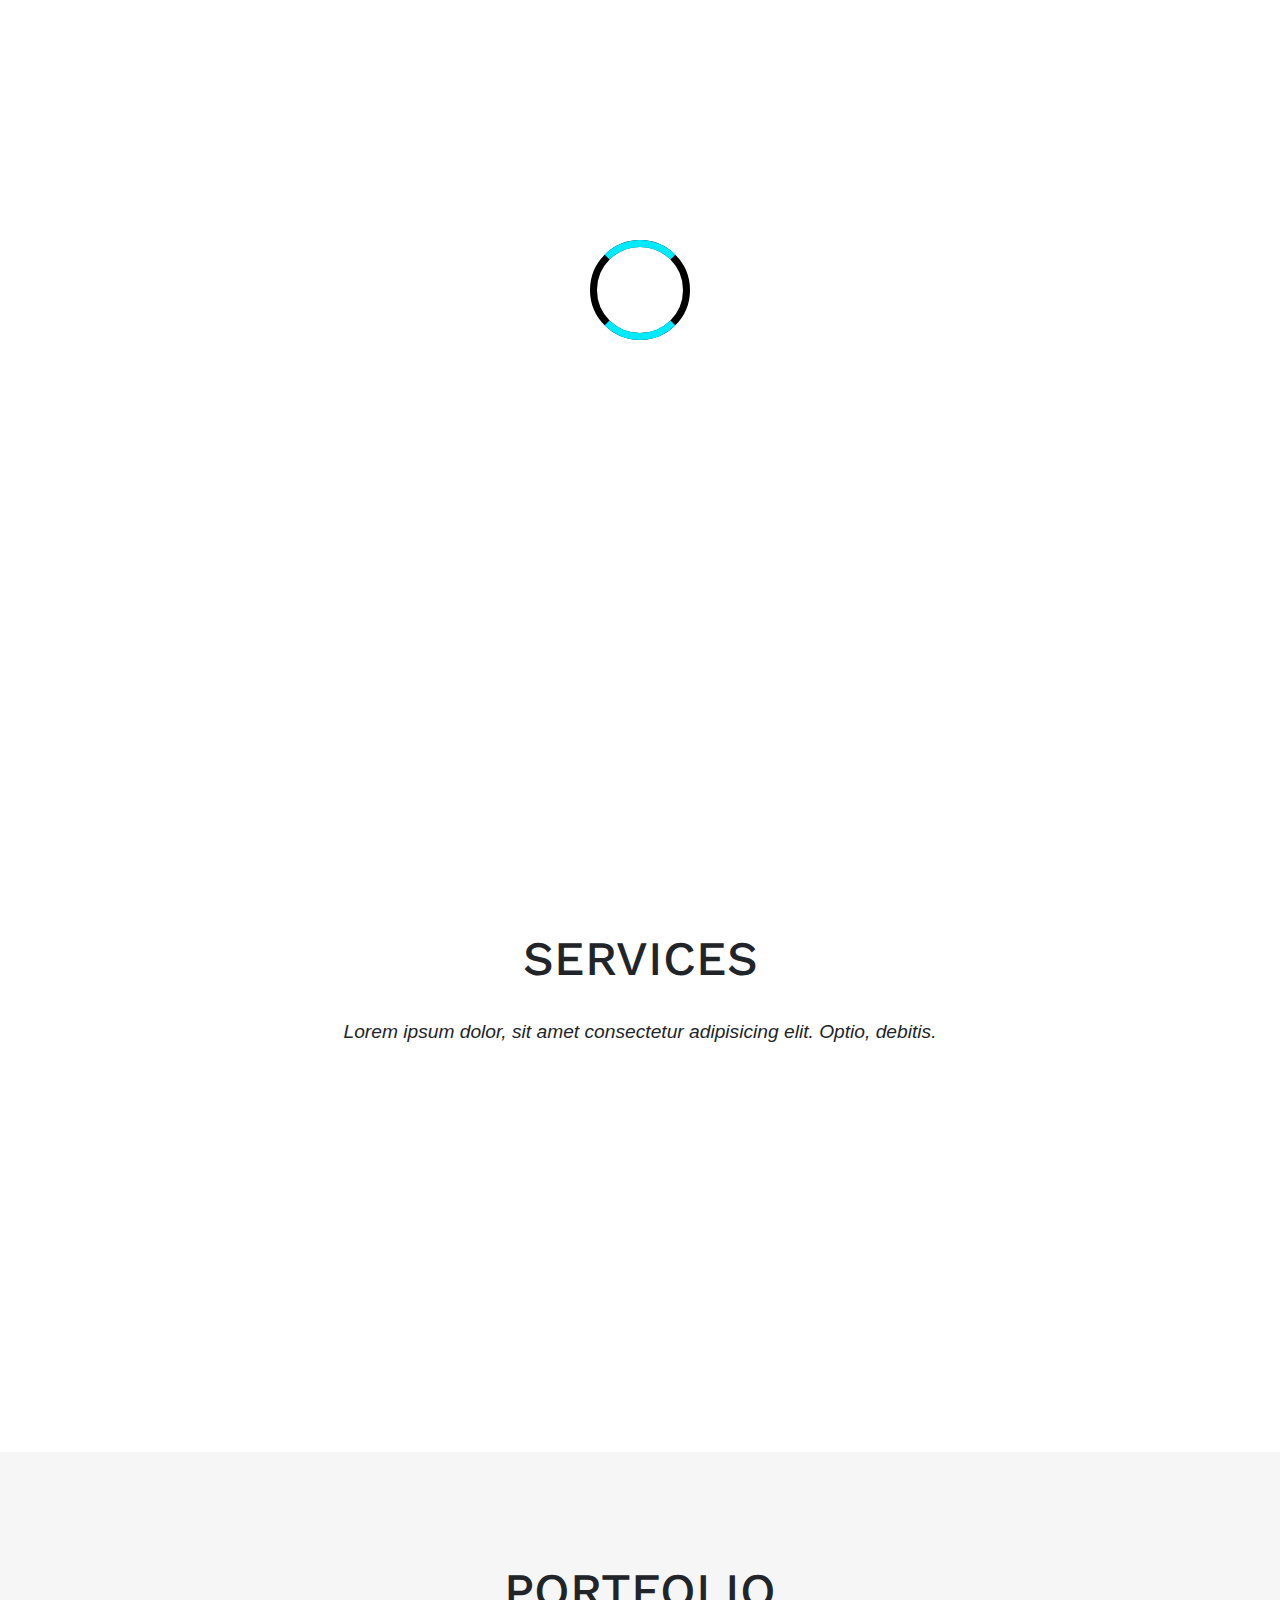
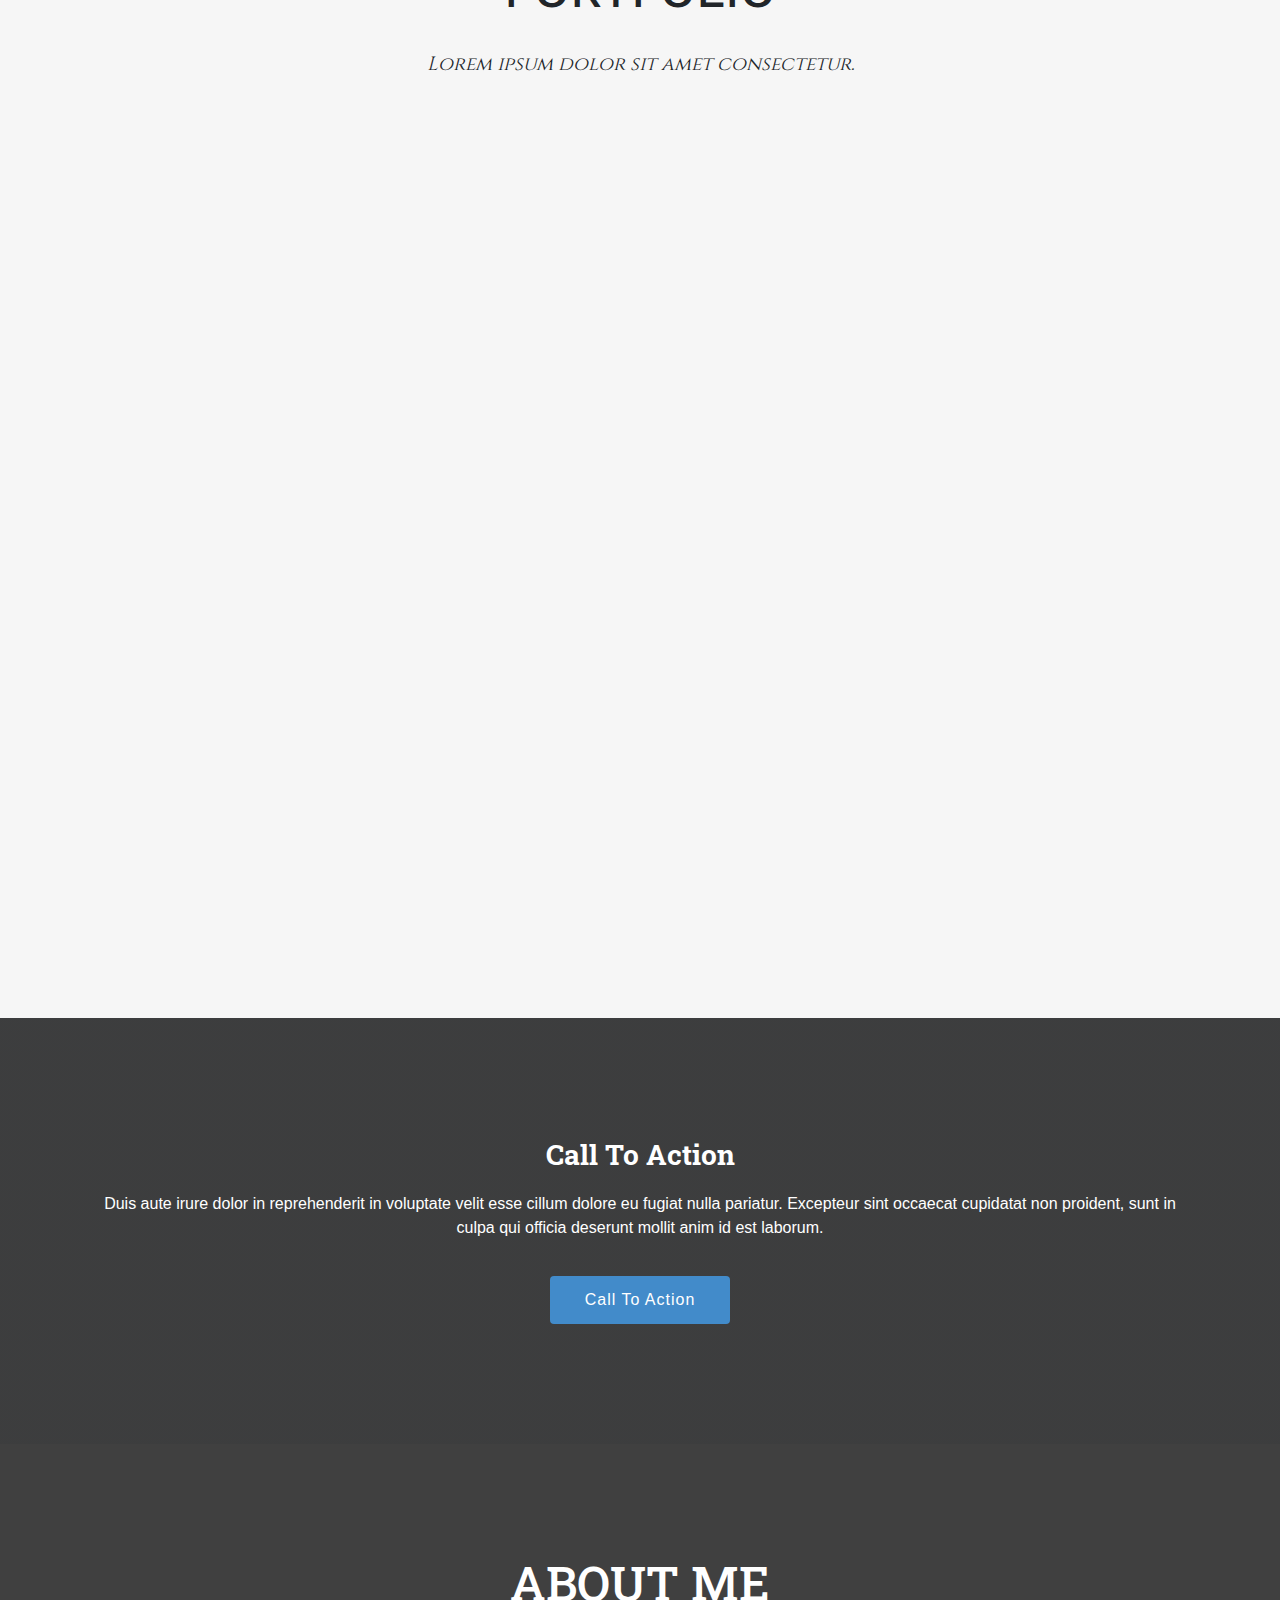
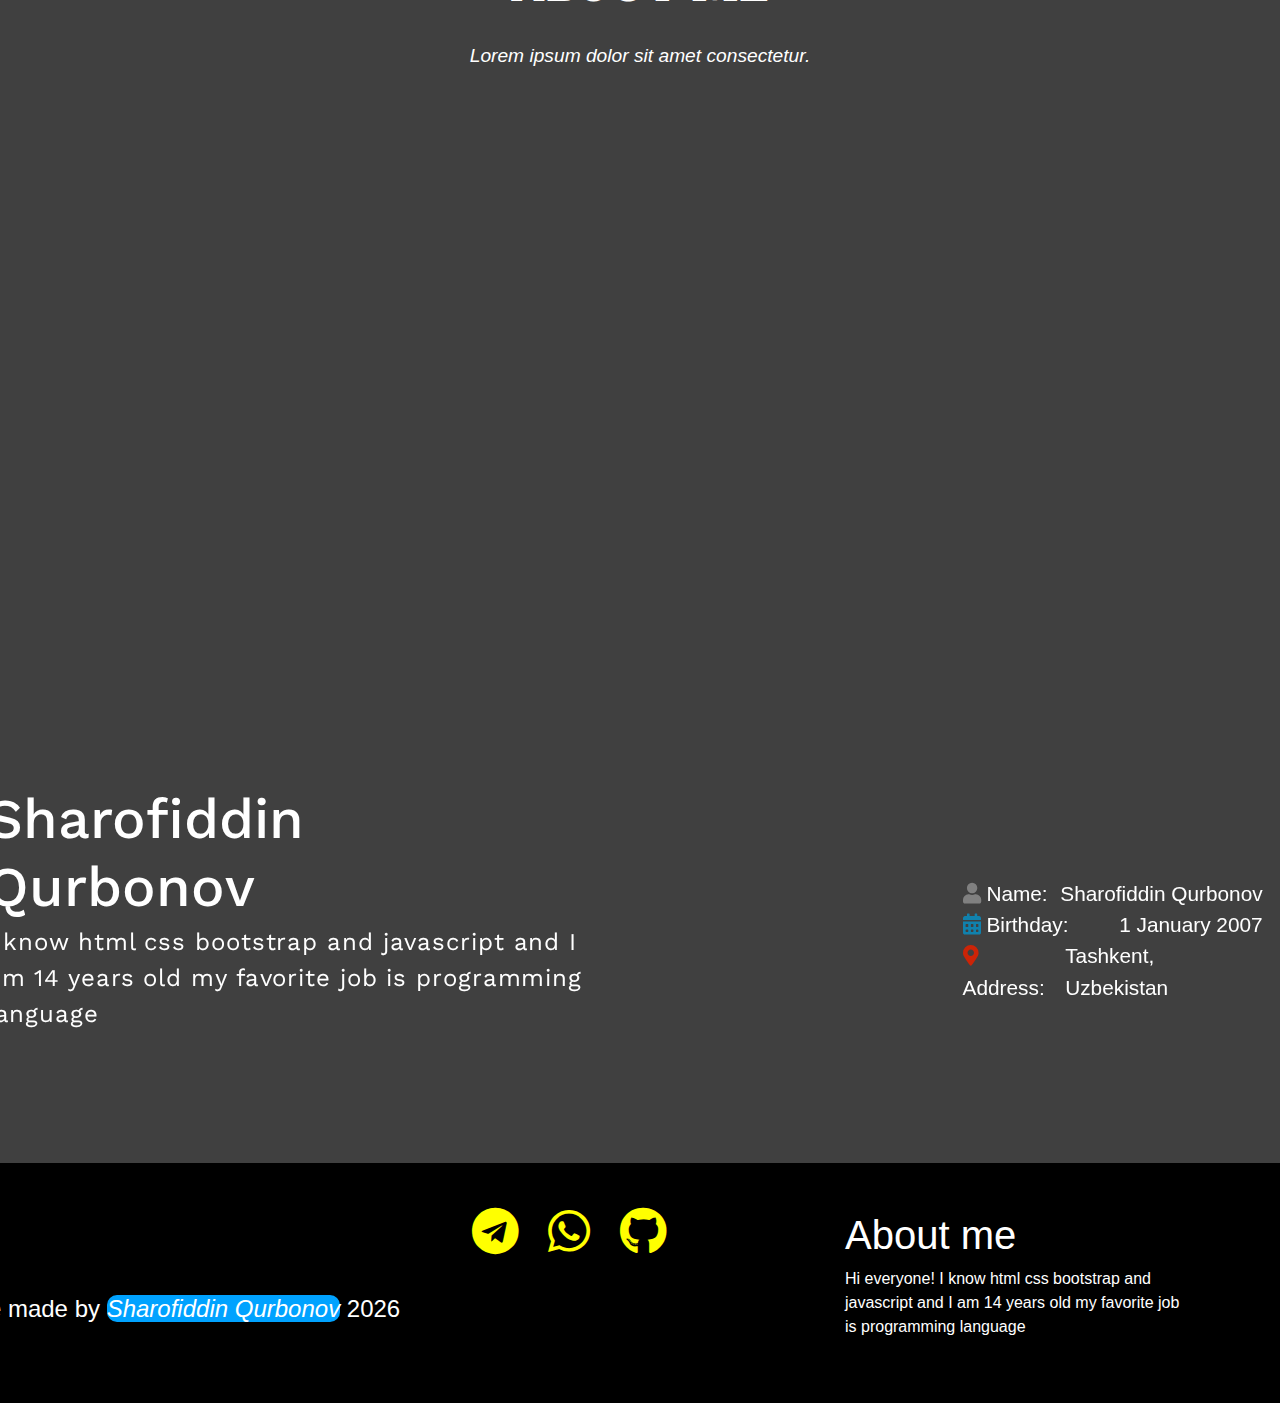
<file: js/INDEX.html>
<!DOCTYPE html>
<html lang="en">

<head>
    <meta charset="UTF-8">
    <meta name="viewport" content="width=device-width, initial-scale=1.0">
    <link rel="stylesheet" href="style.css">
    <link href="https://unpkg.com/aos@2.3.1/dist/aos.css" rel="stylesheet">
    <link rel="stylesheet" href="../fontawesome-free-5.15.1-web/css/all.min.css">
    <link rel="stylesheet" href="../bootstrap-4.5.3-examples/bootstrap-4.5.3-examples/assets/dist/css/bootstrap.css">
    <link rel="stylesheet" href="https://cdn.jsdelivr.net/npm/bootstrap@4.5.3/dist/css/bootstrap.min.css"
        integrity="sha384-TX8t27EcRE3e/ihU7zmQxVncDAy5uIKz4rEkgIXeMed4M0jlfIDPvg6uqKI2xXr2" crossorigin="anonymous">
    
    <link href="https://fonts.googleapis.com/css2?family=Roboto+Slab:wght@500&display=swap" rel="stylesheet">

    <link href="https://fonts.googleapis.com/css2?family=Kaushan+Script&display=swap" rel="stylesheet">
    <script src="https://cdn.jsdelivr.net/npm/bootstrap@4.5.3/dist/js/bootstrap.bundle.min.js"
        integrity="sha384-ho+j7jyWK8fNQe+A12Hb8AhRq26LrZ/JpcUGGOn+Y7RsweNrtN/tE3MoK7ZeZDyx"
        crossorigin="anonymous"></script>
    <link href='https://fonts.googleapis.com/css?family=Sofia' rel='stylesheet'>
    <link rel="preconnect" href="https://fonts.gstatic.com">
    <link href="https://fonts.googleapis.com/css2?family=Kaushan+Script&display=swap" rel="stylesheet">
    <title>Document</title>
</head>

<body>
    <!-- Laoder -->
    <div id="fa" class="loa">
        <div class="main">
            <div class="dot">
                <div class="dot2">

                </div>
            </div>
        </div>
    </div>
    <!-- Laoder END -->

    <!-- Navbar -->
    <nav id="nav" class="navbar navbar-expand-md navbar-dark fixed-top" style="background:transparent;">
        <h1 class="display-4" class="navbar-brand" href="#">Coder.uz</h1>
        <button onclick="navBack()" class="navbar-toggler" type="button" data-toggle="collapse" data-target="#collapsibleNavbar">
            <span class="navbar-toggler-icon"></span>
        </button>
        <div class="collapse navbar-collapse" id="collapsibleNavbar">
            <ul class="navbar-nav">
                <li class="nav-item">
                    <a class="nav-link" href="#services">Services</a>
                </li>
                <li class="nav-item">
                    <a class="nav-link" href="#portfolio">Portfolio</a>
                </li>
                <li class="nav-item">
                    <a class="nav-link" href="#About">About</a>
                </li>
            </ul>
        </div>
    </nav>
    <!-- Nvbar END -->
<section id="hero">
  <div id="heroCarousel" class="carousel slide carousel-fade" data-ride="carousel">

      <ol class="carousel-indicators" id="hero-carousel-indicators"></ol>

      <div class="carousel-inner" role="listbox">

          <!-- Slide 1 -->
          <div class="carousel-item active" style="background-image: url(../img/slide-1.jpg)">
              <div class="carousel-container">
                  <div class="container">
                      <h1 id="display-4" class="animated fadeInDown display-4">Sharofiddin Qurbonov</h1>
                      <h3 id="demo" class="animated fadeInUp"></h3>
                      <button href="#about" class="btn-get-started animated fadeInUp scrollto">Read More</button>
                  </div>
              </div>
          </div>

          <!-- Slide 2 -->
          <div class="carousel-item" style="background-image: url(../img/slide-2.jpg)">
              <div class="carousel-container">
                  <div class="container">
                      <h1 class="animated fadeInDown">Sharofiddin Qurbonov</h1>
                      <h3 class="animated fadeInUp">My job is Frontend Developer</h3>
                      <button href="#about" class="btn-get-started animated fadeInUp scrollto">Read More</button>
                  </div>
              </div>
          </div>

          <!-- Slide 3 -->
          <div class="carousel-item" style="background-image: url(../img/slide-3.jpg)">
              <div class="carousel-container">
                  <div class="container">
                      <h1 class="animated fadeInDown">Sharofiddin Qurbonov</h1>
                      <h3 class="animated fadeInUp">My job is Frontend Developer</h3>
                      <button href="#about" class="btn-get-started animated fadeInUp scrollto">Read More
                      </button>
                  </div>
              </div>
          </div>

      </div>

      <a class="carousel-control-prev" href="#heroCarousel" role="button" data-slide="prev">
          <span class="carousel-control-prev-icon icofont-simple-left" aria-hidden="true"></span>
          <span class="sr-only">Previous</span>
      </a>

      <a class="carousel-control-next" href="#heroCarousel" role="button" data-slide="next">
          <span class="carousel-control-next-icon icofont-simple-right" aria-hidden="true"></span>
          <span class="sr-only">Next</span>
      </a>

  </div>
</section>
        <section id="services" class="services">
          <div class="container">
              <h3 id="de">Services</h3>
              <p><i>Lorem ipsum dolor, sit amet consectetur adipisicing elit. Optio, debitis.</i></p>
  
              <div class="row">
                  <div class="col-md-4 col-sm-4" data-aos="fade-right" data-aos-offset="400" data-aos-easing="ease-in-sine"
                      data-aos-duration="800">
                      <div class="cart">
                          <div class="cart-header">
                              <i class="fas fa-shopping-cart"></i>
                          </div>
                          <div class="cart-body">
                              <h3>Lorm ipsem</h3>
                              <p>
                                  Lorem ipsum dolor sit amet consectetur adipisicing elit. Commodi nisi dicta cupiditate
                                  amet corporis odit enim! Obcaecati voluptates recusandae cupiditate dignissimos quod
                                  veritatis minima. Distinctio!
                              </p>
                          </div>
                      </div>
                  </div>
                  <div class="col-md-4 col-sm-4" data-aos="zoom-in" data-aos-offset="400" data-aos-easing="ease-in-sine"
                      data-aos-duration="800">
                      <div class="cart">
                          <div class="cart-header">
                              <i class="fas fa-laptop"></i>                      </div>
                          <div class="cart-body">
                              <h3>Lorm ipsem</h3>
                              <p>
                                  Lorem ipsum dolor sit amet consectetur adipisicing elit. Repudiandae dolores a,
                                  molestias vitae ipsa optio ex commodi tenetur! A molestias architecto maxime ipsa nobis
                                  quod?
                              </p>
                          </div>
                      </div>
                  </div>
                  <div class="col-md-4 col-sm-4" data-aos="fade-left" data-aos-offset="400" data-aos-easing="ease-in-sine"
                      data-aos-duration="800">
                      <div class="cart">
                          <div class="cart-header">
                              <i class="fas fa-lock"></i>
                          </div>
                          <div class="cart-body">
                              <h3>Lorm ipsem</h3>
                              <p>
                                  Lorem ipsum, dolor sit amet consectetur adipisicing elit. Expedita mollitia recusandae
                                  odio alias totam porro aliquam iusto a quae. Accusamus praesentium dolorum corrupti sed
                                  cumque.
                              </p>
                          </div>
                      </div>
                  </div>
              </div>
          </div>
      </section>
  

      <section id="portfolio" class="portfolio">
        <div class="container">
            <h3 id="de">PORTFOLIO</h3>
            <p><i>Lorem ipsum dolor sit amet consectetur.</i></p>

            <div class="row">
                <div class="col-md-4" data-aos="flip-up" data-aos-duration="900">
                    <div class="card">
                        <div class="car-header">
                            <div class="overlay">
                                <h4>Project name</h4>
                                <p>project description</p>
                                <i class=" fab fa-twitter "></i>
                                <i class="fab fa-facebook-f"></i>
                                <i class="fab fa-instagram"></i>
                            </div>
                            <img src="../img/01-full.jpg" alt="" width="100%" style="height: 300px;" >
                        </div>
                        <h2>Threads</h2>
                        <p><i>Illustration</i></p>
                    </div>
                </div>
                <div class="col-md-4" data-aos="zoom-in" data-aos-duration="900">
                    <div class="card">
                        <div class="car-header">
                            <div class="overlay">
                                <h4>Project name</h4>
                                <p>project description</p>
                                <i class=" fab fa-twitter "></i>
                                <i class="fab fa-facebook-f"></i>
                                <i class="fab fa-instagram"></i>
                            </div>
                            <img src="../img/02-full.jpg" alt="" width="100%" style="height: 300px;">
                        </div>
                        <h2>Explore</h2>
                        <p><i>Graphic Design</i></p>
                    </div>
                </div>
                <div class="col-md-4" data-aos="flip-down" data-aos-duration="900">
                    <div class="card">
                        <div class="car-header">
                            <div class="overlay">
                                <h4>Project name</h4>
                                <p>project description</p>
                                <i class=" fab fa-twitter "></i>
                                <i class="fab fa-facebook-f"></i>
                                <i class="fab fa-instagram"></i>
                            </div>
                            <img src="../img/03-full.jpg" alt="" width="100%" style="height: 300px;">
                        </div>
                        <h2>Finish</h2>
                        <p><i>Identity</i></p>
                    </div>
                </div>
            </div>
            <div class="row">
                <div class="col-md-4" data-aos="flip-down" data-aos-duration="900">
                    <div class="card">
                        <div class="car-header">
                            <div class="overlay">
                                <h4>Project name</h4>
                                <p>project description</p>
                                <i class=" fab fa-twitter "></i>
                                <i class="fab fa-facebook-f"></i>
                                <i class="fab fa-instagram"></i>
                            </div>
                            <img src="../img/04-full (1).jpg" alt="" width="100%" style="height: 300px;">
                        </div>
                        <h2>Lines</h2>

                        <p><i>Branding</i></p>

                    </div>
                </div>
                <div class="col-md-4" data-aos="zoom-in" data-aos-duration="900">
                    <div class="card">
                        <div class="car-header">
                            <div class="overlay">
                                <h4>Project name</h4>
                                <p>project description</p>
                                <i class=" fab fa-twitter "></i>
                                <i class="fab fa-facebook-f"></i>
                                <i class="fab fa-instagram"></i>
                            </div>
                            <img src="../img/05-full.jpg" alt="" width="100%" style="height: 300px;">
                        </div>
                        <h2>Southwest</h2>
                        <p><i>Website Design</i></p>

                    </div>
                </div>
                <div class="col-md-4" data-aos="flip-up" data-aos-duration="900">
                    <div class="card">
                        <div class="car-header">
                            <div class="overlay">
                                <h4>Project name</h4>
                                <p>project description</p>
                                <i class=" fab fa-twitter "></i>
                                <i class="fab fa-facebook-f"></i>
                                <i class="fab fa-instagram"></i>
                            </div>
                            <img src="../img/06-full.jpg" alt="" width="100%" style="height: 300px;">
                        </div>
                        <h2>Window</h2>
                        <p><i>Photography</i></p>
                    </div>
                </div>
            </div>
        </div>
    </section>
    <section id="cta" class="cta">
        <div class="container">
    
            <div class="text-center">
                <h3 style="font-family: 'Roboto Slab', serif;">Call To Action</h3>
                <p> Duis aute irure dolor in reprehenderit in voluptate velit esse cillum dolore eu fugiat nulla
                    pariatur. Excepteur sint occaecat cupidatat non proident, sunt in culpa qui officia deserunt mollit
                    anim id est laborum.</p>
                <a class="cta-btn" href="#">Call To Action</a>
            </div>
    
        </div>
    </section>
    <section id="About" class="abot">
      <div style="color: white;" class="container">
          <h3 id="logo" style="font-family: 'Roboto Slab', serif; ">About Me</h3>
          <p><i>Lorem ipsum dolor sit amet consectetur.</i></p>
          <div class="row">
              <div class="col-md-4" data-aos="zoom-out-left" data-aos-duration="1200">
                  <img id="img" class="w-90"
                      src="../img/pngtree-hacker-wearing-hoodie-and-using-laptop-computer-freak-hacking-and-malware-png-image_2256760.jpg"
                      alt="">
              </div>
              <div class="col-md-4">
                  <div style=" margin-left: -13.4rem;" class="info">
                      <h3 id="h3">Sharofiddin Qurbonov</h3>
                      <p style="    margin-top: -0.3rem;">I know html css bootstrap and javascript and I am 14 years
                          old my favorite job is programming language</p>
                      <ul>
                          <li
                              style=" list-style: none; font-size: 1.3rem;display: flex;justify-content: space-between; margin-top: -170px; font-weight: 500;">
                              <span class="firstSpan">
                                  <i class="fas fa-user" style="color:gray"></i>
                                  Name:
                              </span>
                              <span class="seconsSpan">
                                  Sharofiddin Qurbonov

                              </span>
                          </li>
                          <li
                              style=" list-style: none; font-size: 1.3rem;display: flex;justify-content: space-between; font-weight: 500;">
                              <span class="firstSpan">
                                  <i class="fas fa-calendar-alt" style="color:rgb(16, 129, 173)"></i>
                                  Birthday:
                              </span>
                              <span class="seconsSpan">
                                  1 January 2007

                              </span>
                          </li>
                          <li
                              style=" list-style: none; font-size: 1.3rem;display: flex;justify-content: space-between; font-weight: 500;">
                              <span class="firstSpan">
                                  <i class="fas fa-map-marker-alt" style=" color: rgb(204, 36, 7);"></i>
                                  Address:
                              </span>
                              <span class="seconsSpan">
                                  Tashkent, Uzbekistan

                              </span>
                          </li>
                      </ul>
                  </div>
              </div>
          </div>
      </div>
  </section>

  <footer class="footer">
    <div class="container">
        <div class="row">
            <div style="margin-top: 80px;" class="col-md-4">
                <div class="copyright">
                    <p id="p" >Website made by <i id="i">Sharofiddin Qurbonov</i>
                        <script>document.write(new Date().getFullYear()) </script>
                    </p>
                </div>
            </div>
            <div class="col-md-4" id="col-md-4">
                <div class="social-networks">
                    <a style="  text-decoration: none;" href="#">
                        <i id="ip"
                            id="lop" class="fab fa-telegram"></i>
                    </a>
                    <a style="text-decoration: none;" href="#">
                        <i id="ip"
                            class="fab fa-whatsapp"></i>
                    </a>
                    <a style="  text-decoration: none;" href="#">
                        <i id="ip" 
                            class="fab fa-github"></i>
                    </a>
                </div>
            </div>
            <div  class="col-md-4" id="col-md">
                <h1>About me</h1>
                <p>Hi everyone! I know html css bootstrap and javascript and I am 14
                    years old my favorite job is programming language </p>
            </div>
        </div>
    </div>
</footer>

    <!-- Footer -->
    <script src="app.js"></script>
    <script src="https://code.jquery.com/jquery-3.5.1.slim.min.js"
        integrity="sha384-DfXdz2htPH0lsSSs5nCTpuj/zy4C+OGpamoFVy38MVBnE+IbbVYUew+OrCXaRkfj"
        crossorigin="anonymous"></script>
    <script src="https://cdn.jsdelivr.net/npm/popper.js@1.16.1/dist/umd/popper.min.js"
        integrity="sha384-9/reFTGAW83EW2RDu2S0VKaIzap3H66lZH81PoYlFhbGU+6BZp6G7niu735Sk7lN"
        crossorigin="anonymous"></script>
    <script src="https://cdn.jsdelivr.net/npm/bootstrap@4.5.3/dist/js/bootstrap.min.js"
        integrity="sha384-w1Q4orYjBQndcko6MimVbzY0tgp4pWB4lZ7lr30WKz0vr/aWKhXdBNmNb5D92v7s"
        crossorigin="anonymous"></script>
    <script src="https://unpkg.com/aos@2.3.1/dist/aos.js"></script>
    <script>
        AOS.init();
    </script>
</body>

</html>
</file>
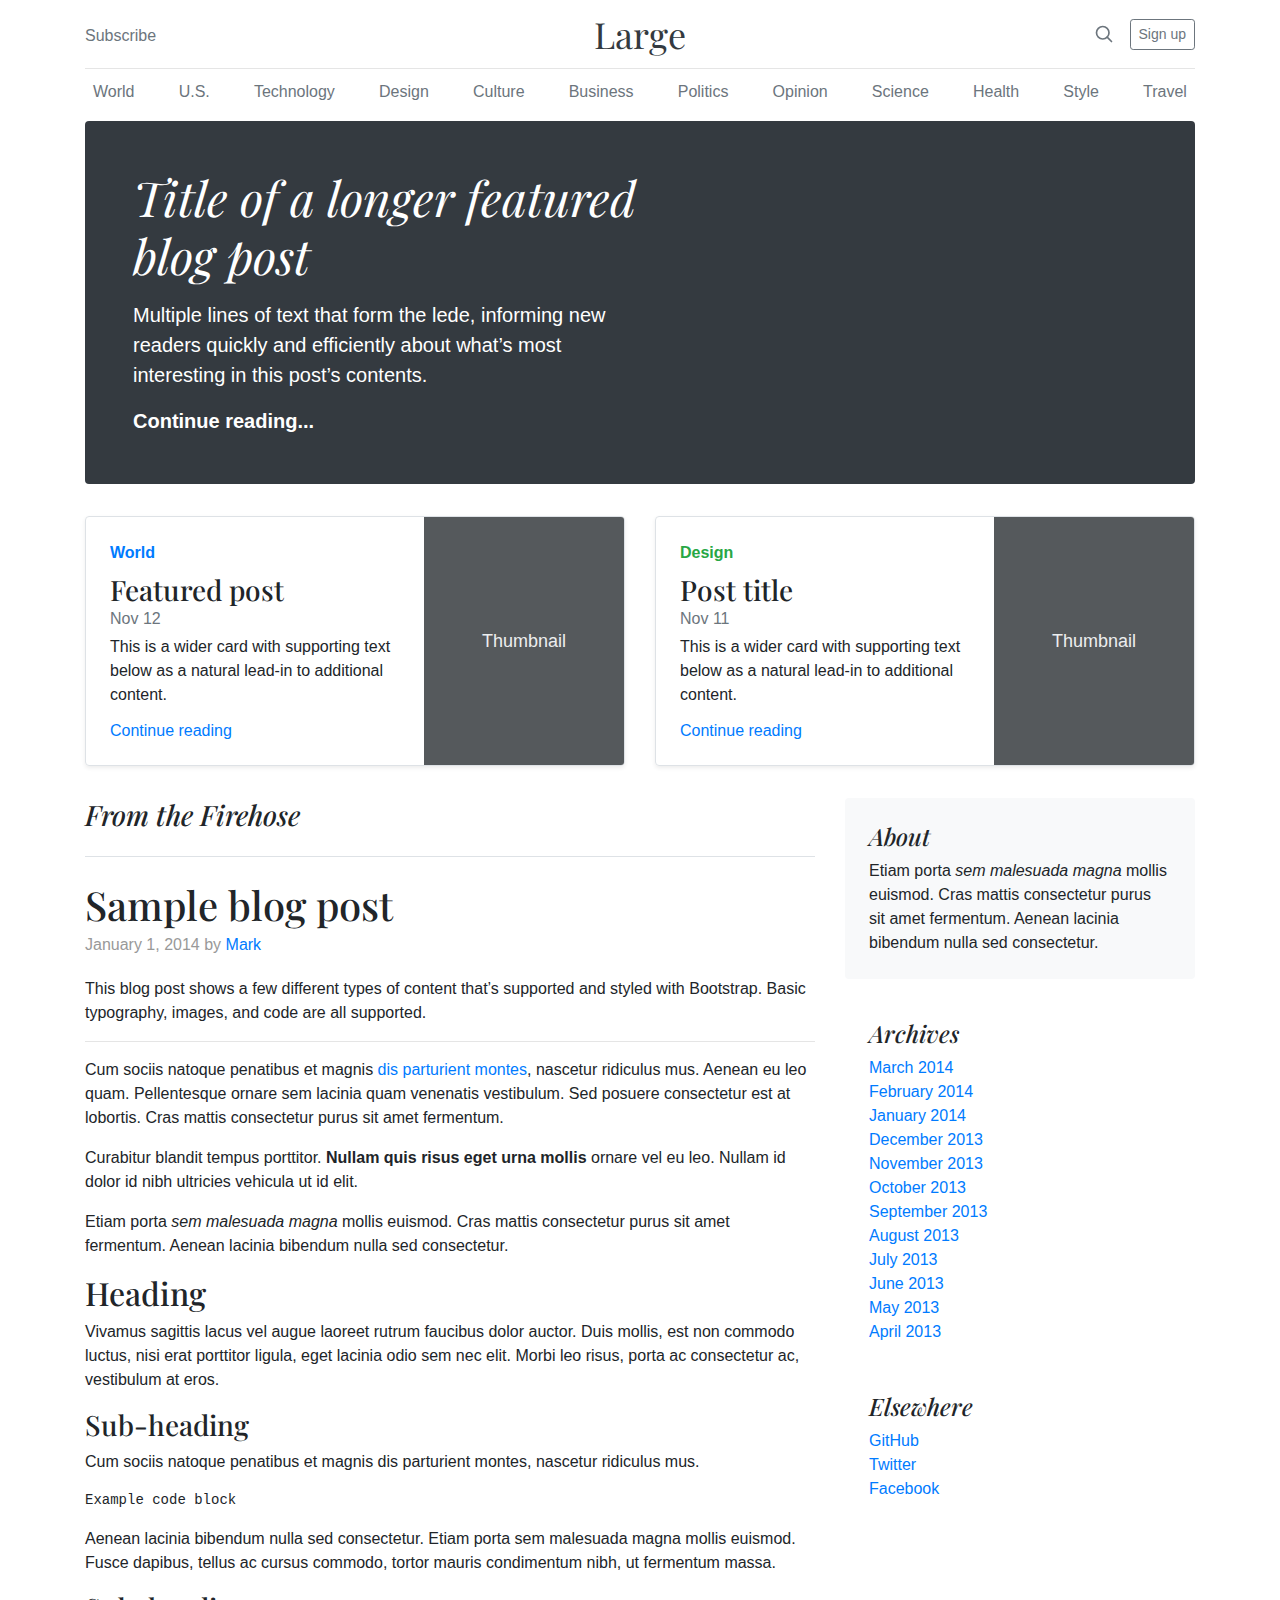
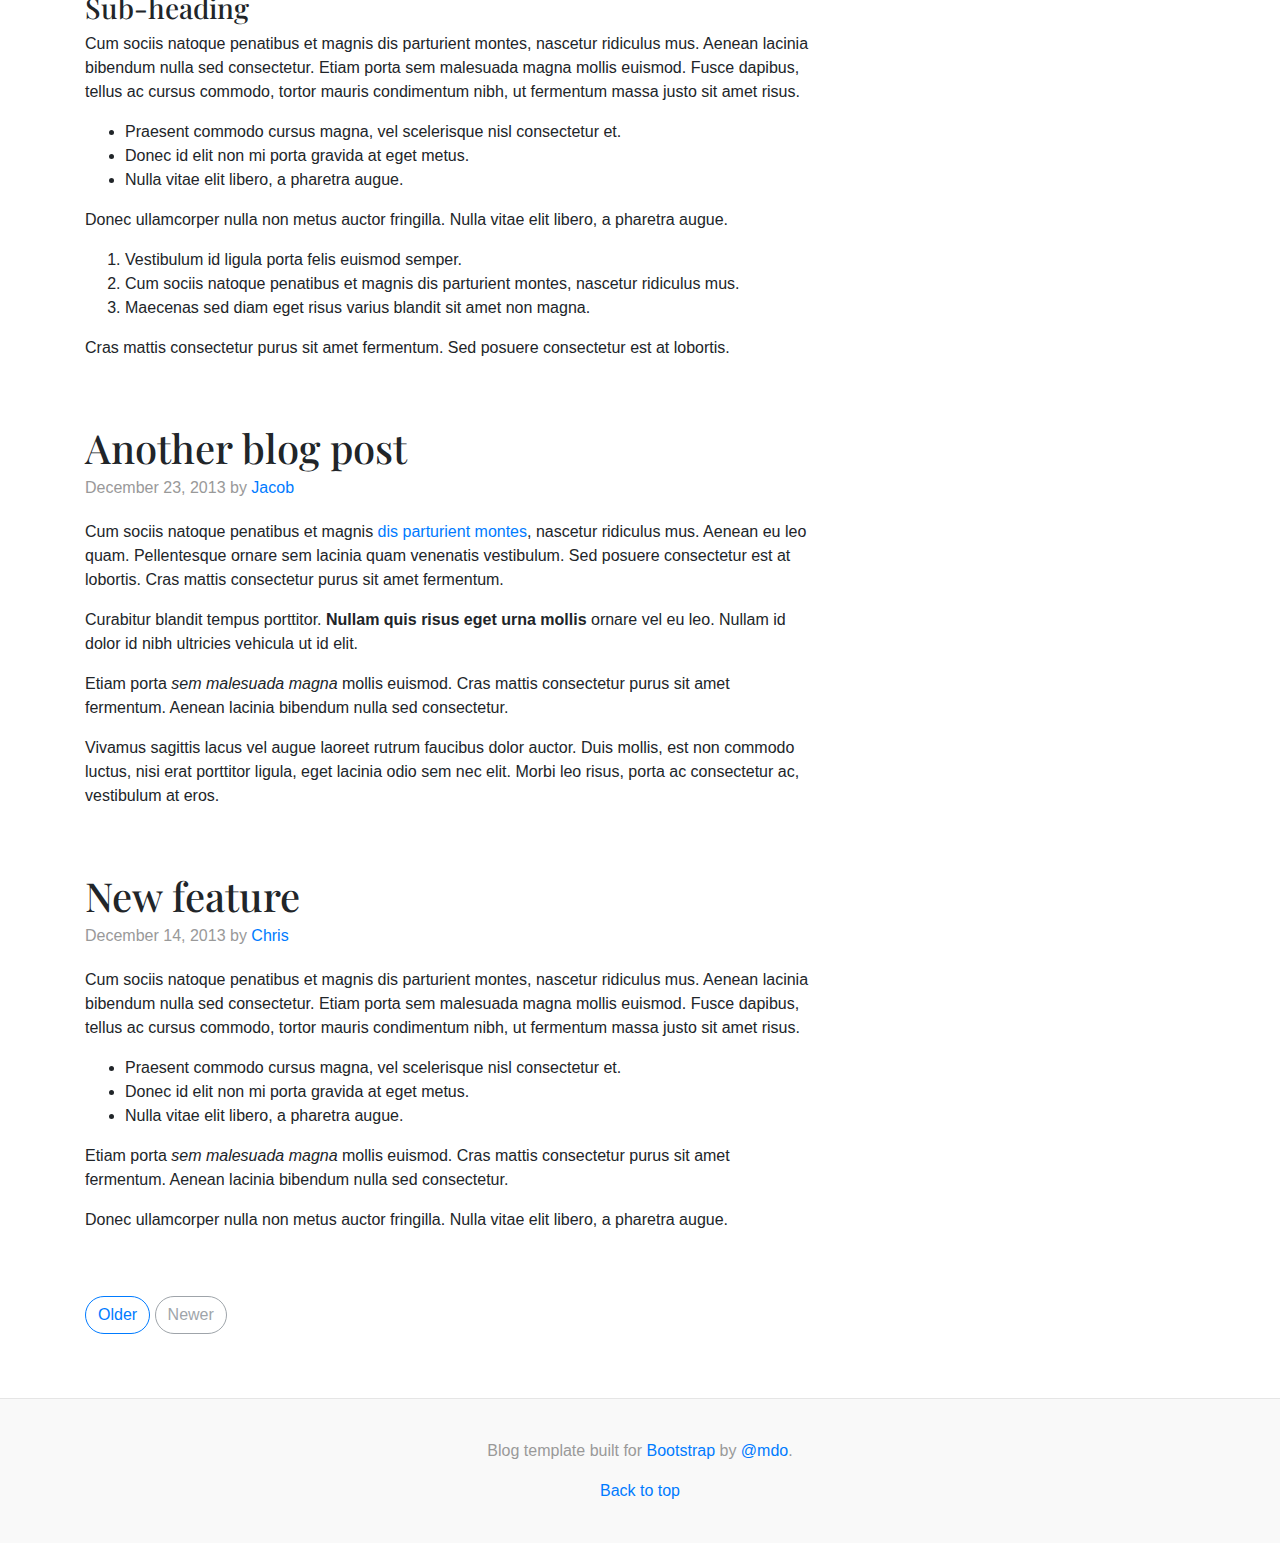
<file: bootstrap-4.5.3-examples/bootstrap-4.5.3-examples/blog/index.html>
<!doctype html>
<html lang="en">
  <head>
    <meta charset="utf-8">
    <meta name="viewport" content="width=device-width, initial-scale=1, shrink-to-fit=no">
    <meta name="description" content="">
    <meta name="author" content="Mark Otto, Jacob Thornton, and Bootstrap contributors">
    <meta name="generator" content="Jekyll v4.1.1">
    <title>Blog Template · Bootstrap</title>

    <link rel="canonical" href="https://getbootstrap.com/docs/4.5/examples/blog/">

    <!-- Bootstrap core CSS -->
<link href="../assets/dist/css/bootstrap.min.css" rel="stylesheet">

    <style>
      .bd-placeholder-img {
        font-size: 1.125rem;
        text-anchor: middle;
        -webkit-user-select: none;
        -moz-user-select: none;
        -ms-user-select: none;
        user-select: none;
      }

      @media (min-width: 768px) {
        .bd-placeholder-img-lg {
          font-size: 3.5rem;
        }
      }
    </style>
    <!-- Custom styles for this template -->
    <link href="https://fonts.googleapis.com/css?family=Playfair+Display:700,900" rel="stylesheet">
    <!-- Custom styles for this template -->
    <link href="blog.css" rel="stylesheet">
  </head>
  <body>
    <div class="container">
  <header class="blog-header py-3">
    <div class="row flex-nowrap justify-content-between align-items-center">
      <div class="col-4 pt-1">
        <a class="text-muted" href="#">Subscribe</a>
      </div>
      <div class="col-4 text-center">
        <a class="blog-header-logo text-dark" href="#">Large</a>
      </div>
      <div class="col-4 d-flex justify-content-end align-items-center">
        <a class="text-muted" href="#" aria-label="Search">
          <svg xmlns="http://www.w3.org/2000/svg" width="20" height="20" fill="none" stroke="currentColor" stroke-linecap="round" stroke-linejoin="round" stroke-width="2" class="mx-3" role="img" viewBox="0 0 24 24" focusable="false"><title>Search</title><circle cx="10.5" cy="10.5" r="7.5"/><path d="M21 21l-5.2-5.2"/></svg>
        </a>
        <a class="btn btn-sm btn-outline-secondary" href="#">Sign up</a>
      </div>
    </div>
  </header>

  <div class="nav-scroller py-1 mb-2">
    <nav class="nav d-flex justify-content-between">
      <a class="p-2 text-muted" href="#">World</a>
      <a class="p-2 text-muted" href="#">U.S.</a>
      <a class="p-2 text-muted" href="#">Technology</a>
      <a class="p-2 text-muted" href="#">Design</a>
      <a class="p-2 text-muted" href="#">Culture</a>
      <a class="p-2 text-muted" href="#">Business</a>
      <a class="p-2 text-muted" href="#">Politics</a>
      <a class="p-2 text-muted" href="#">Opinion</a>
      <a class="p-2 text-muted" href="#">Science</a>
      <a class="p-2 text-muted" href="#">Health</a>
      <a class="p-2 text-muted" href="#">Style</a>
      <a class="p-2 text-muted" href="#">Travel</a>
    </nav>
  </div>

  <div class="jumbotron p-4 p-md-5 text-white rounded bg-dark">
    <div class="col-md-6 px-0">
      <h1 class="display-4 font-italic">Title of a longer featured blog post</h1>
      <p class="lead my-3">Multiple lines of text that form the lede, informing new readers quickly and efficiently about what’s most interesting in this post’s contents.</p>
      <p class="lead mb-0"><a href="#" class="text-white font-weight-bold">Continue reading...</a></p>
    </div>
  </div>

  <div class="row mb-2">
    <div class="col-md-6">
      <div class="row no-gutters border rounded overflow-hidden flex-md-row mb-4 shadow-sm h-md-250 position-relative">
        <div class="col p-4 d-flex flex-column position-static">
          <strong class="d-inline-block mb-2 text-primary">World</strong>
          <h3 class="mb-0">Featured post</h3>
          <div class="mb-1 text-muted">Nov 12</div>
          <p class="card-text mb-auto">This is a wider card with supporting text below as a natural lead-in to additional content.</p>
          <a href="#" class="stretched-link">Continue reading</a>
        </div>
        <div class="col-auto d-none d-lg-block">
          <svg class="bd-placeholder-img" width="200" height="250" xmlns="http://www.w3.org/2000/svg" preserveAspectRatio="xMidYMid slice" focusable="false" role="img" aria-label="Placeholder: Thumbnail"><title>Placeholder</title><rect width="100%" height="100%" fill="#55595c"/><text x="50%" y="50%" fill="#eceeef" dy=".3em">Thumbnail</text></svg>
        </div>
      </div>
    </div>
    <div class="col-md-6">
      <div class="row no-gutters border rounded overflow-hidden flex-md-row mb-4 shadow-sm h-md-250 position-relative">
        <div class="col p-4 d-flex flex-column position-static">
          <strong class="d-inline-block mb-2 text-success">Design</strong>
          <h3 class="mb-0">Post title</h3>
          <div class="mb-1 text-muted">Nov 11</div>
          <p class="mb-auto">This is a wider card with supporting text below as a natural lead-in to additional content.</p>
          <a href="#" class="stretched-link">Continue reading</a>
        </div>
        <div class="col-auto d-none d-lg-block">
          <svg class="bd-placeholder-img" width="200" height="250" xmlns="http://www.w3.org/2000/svg" preserveAspectRatio="xMidYMid slice" focusable="false" role="img" aria-label="Placeholder: Thumbnail"><title>Placeholder</title><rect width="100%" height="100%" fill="#55595c"/><text x="50%" y="50%" fill="#eceeef" dy=".3em">Thumbnail</text></svg>
        </div>
      </div>
    </div>
  </div>
</div>

<main role="main" class="container">
  <div class="row">
    <div class="col-md-8 blog-main">
      <h3 class="pb-4 mb-4 font-italic border-bottom">
        From the Firehose
      </h3>

      <div class="blog-post">
        <h2 class="blog-post-title">Sample blog post</h2>
        <p class="blog-post-meta">January 1, 2014 by <a href="#">Mark</a></p>

        <p>This blog post shows a few different types of content that’s supported and styled with Bootstrap. Basic typography, images, and code are all supported.</p>
        <hr>
        <p>Cum sociis natoque penatibus et magnis <a href="#">dis parturient montes</a>, nascetur ridiculus mus. Aenean eu leo quam. Pellentesque ornare sem lacinia quam venenatis vestibulum. Sed posuere consectetur est at lobortis. Cras mattis consectetur purus sit amet fermentum.</p>
        <blockquote>
          <p>Curabitur blandit tempus porttitor. <strong>Nullam quis risus eget urna mollis</strong> ornare vel eu leo. Nullam id dolor id nibh ultricies vehicula ut id elit.</p>
        </blockquote>
        <p>Etiam porta <em>sem malesuada magna</em> mollis euismod. Cras mattis consectetur purus sit amet fermentum. Aenean lacinia bibendum nulla sed consectetur.</p>
        <h2>Heading</h2>
        <p>Vivamus sagittis lacus vel augue laoreet rutrum faucibus dolor auctor. Duis mollis, est non commodo luctus, nisi erat porttitor ligula, eget lacinia odio sem nec elit. Morbi leo risus, porta ac consectetur ac, vestibulum at eros.</p>
        <h3>Sub-heading</h3>
        <p>Cum sociis natoque penatibus et magnis dis parturient montes, nascetur ridiculus mus.</p>
        <pre><code>Example code block</code></pre>
        <p>Aenean lacinia bibendum nulla sed consectetur. Etiam porta sem malesuada magna mollis euismod. Fusce dapibus, tellus ac cursus commodo, tortor mauris condimentum nibh, ut fermentum massa.</p>
        <h3>Sub-heading</h3>
        <p>Cum sociis natoque penatibus et magnis dis parturient montes, nascetur ridiculus mus. Aenean lacinia bibendum nulla sed consectetur. Etiam porta sem malesuada magna mollis euismod. Fusce dapibus, tellus ac cursus commodo, tortor mauris condimentum nibh, ut fermentum massa justo sit amet risus.</p>
        <ul>
          <li>Praesent commodo cursus magna, vel scelerisque nisl consectetur et.</li>
          <li>Donec id elit non mi porta gravida at eget metus.</li>
          <li>Nulla vitae elit libero, a pharetra augue.</li>
        </ul>
        <p>Donec ullamcorper nulla non metus auctor fringilla. Nulla vitae elit libero, a pharetra augue.</p>
        <ol>
          <li>Vestibulum id ligula porta felis euismod semper.</li>
          <li>Cum sociis natoque penatibus et magnis dis parturient montes, nascetur ridiculus mus.</li>
          <li>Maecenas sed diam eget risus varius blandit sit amet non magna.</li>
        </ol>
        <p>Cras mattis consectetur purus sit amet fermentum. Sed posuere consectetur est at lobortis.</p>
      </div><!-- /.blog-post -->

      <div class="blog-post">
        <h2 class="blog-post-title">Another blog post</h2>
        <p class="blog-post-meta">December 23, 2013 by <a href="#">Jacob</a></p>

        <p>Cum sociis natoque penatibus et magnis <a href="#">dis parturient montes</a>, nascetur ridiculus mus. Aenean eu leo quam. Pellentesque ornare sem lacinia quam venenatis vestibulum. Sed posuere consectetur est at lobortis. Cras mattis consectetur purus sit amet fermentum.</p>
        <blockquote>
          <p>Curabitur blandit tempus porttitor. <strong>Nullam quis risus eget urna mollis</strong> ornare vel eu leo. Nullam id dolor id nibh ultricies vehicula ut id elit.</p>
        </blockquote>
        <p>Etiam porta <em>sem malesuada magna</em> mollis euismod. Cras mattis consectetur purus sit amet fermentum. Aenean lacinia bibendum nulla sed consectetur.</p>
        <p>Vivamus sagittis lacus vel augue laoreet rutrum faucibus dolor auctor. Duis mollis, est non commodo luctus, nisi erat porttitor ligula, eget lacinia odio sem nec elit. Morbi leo risus, porta ac consectetur ac, vestibulum at eros.</p>
      </div><!-- /.blog-post -->

      <div class="blog-post">
        <h2 class="blog-post-title">New feature</h2>
        <p class="blog-post-meta">December 14, 2013 by <a href="#">Chris</a></p>

        <p>Cum sociis natoque penatibus et magnis dis parturient montes, nascetur ridiculus mus. Aenean lacinia bibendum nulla sed consectetur. Etiam porta sem malesuada magna mollis euismod. Fusce dapibus, tellus ac cursus commodo, tortor mauris condimentum nibh, ut fermentum massa justo sit amet risus.</p>
        <ul>
          <li>Praesent commodo cursus magna, vel scelerisque nisl consectetur et.</li>
          <li>Donec id elit non mi porta gravida at eget metus.</li>
          <li>Nulla vitae elit libero, a pharetra augue.</li>
        </ul>
        <p>Etiam porta <em>sem malesuada magna</em> mollis euismod. Cras mattis consectetur purus sit amet fermentum. Aenean lacinia bibendum nulla sed consectetur.</p>
        <p>Donec ullamcorper nulla non metus auctor fringilla. Nulla vitae elit libero, a pharetra augue.</p>
      </div><!-- /.blog-post -->

      <nav class="blog-pagination">
        <a class="btn btn-outline-primary" href="#">Older</a>
        <a class="btn btn-outline-secondary disabled" href="#" tabindex="-1" aria-disabled="true">Newer</a>
      </nav>

    </div><!-- /.blog-main -->

    <aside class="col-md-4 blog-sidebar">
      <div class="p-4 mb-3 bg-light rounded">
        <h4 class="font-italic">About</h4>
        <p class="mb-0">Etiam porta <em>sem malesuada magna</em> mollis euismod. Cras mattis consectetur purus sit amet fermentum. Aenean lacinia bibendum nulla sed consectetur.</p>
      </div>

      <div class="p-4">
        <h4 class="font-italic">Archives</h4>
        <ol class="list-unstyled mb-0">
          <li><a href="#">March 2014</a></li>
          <li><a href="#">February 2014</a></li>
          <li><a href="#">January 2014</a></li>
          <li><a href="#">December 2013</a></li>
          <li><a href="#">November 2013</a></li>
          <li><a href="#">October 2013</a></li>
          <li><a href="#">September 2013</a></li>
          <li><a href="#">August 2013</a></li>
          <li><a href="#">July 2013</a></li>
          <li><a href="#">June 2013</a></li>
          <li><a href="#">May 2013</a></li>
          <li><a href="#">April 2013</a></li>
        </ol>
      </div>

      <div class="p-4">
        <h4 class="font-italic">Elsewhere</h4>
        <ol class="list-unstyled">
          <li><a href="#">GitHub</a></li>
          <li><a href="#">Twitter</a></li>
          <li><a href="#">Facebook</a></li>
        </ol>
      </div>
    </aside><!-- /.blog-sidebar -->

  </div><!-- /.row -->

</main><!-- /.container -->

<footer class="blog-footer">
  <p>Blog template built for <a href="https://getbootstrap.com/">Bootstrap</a> by <a href="https://twitter.com/mdo">@mdo</a>.</p>
  <p>
    <a href="#">Back to top</a>
  </p>
</footer>
</body>
</html>
</file>
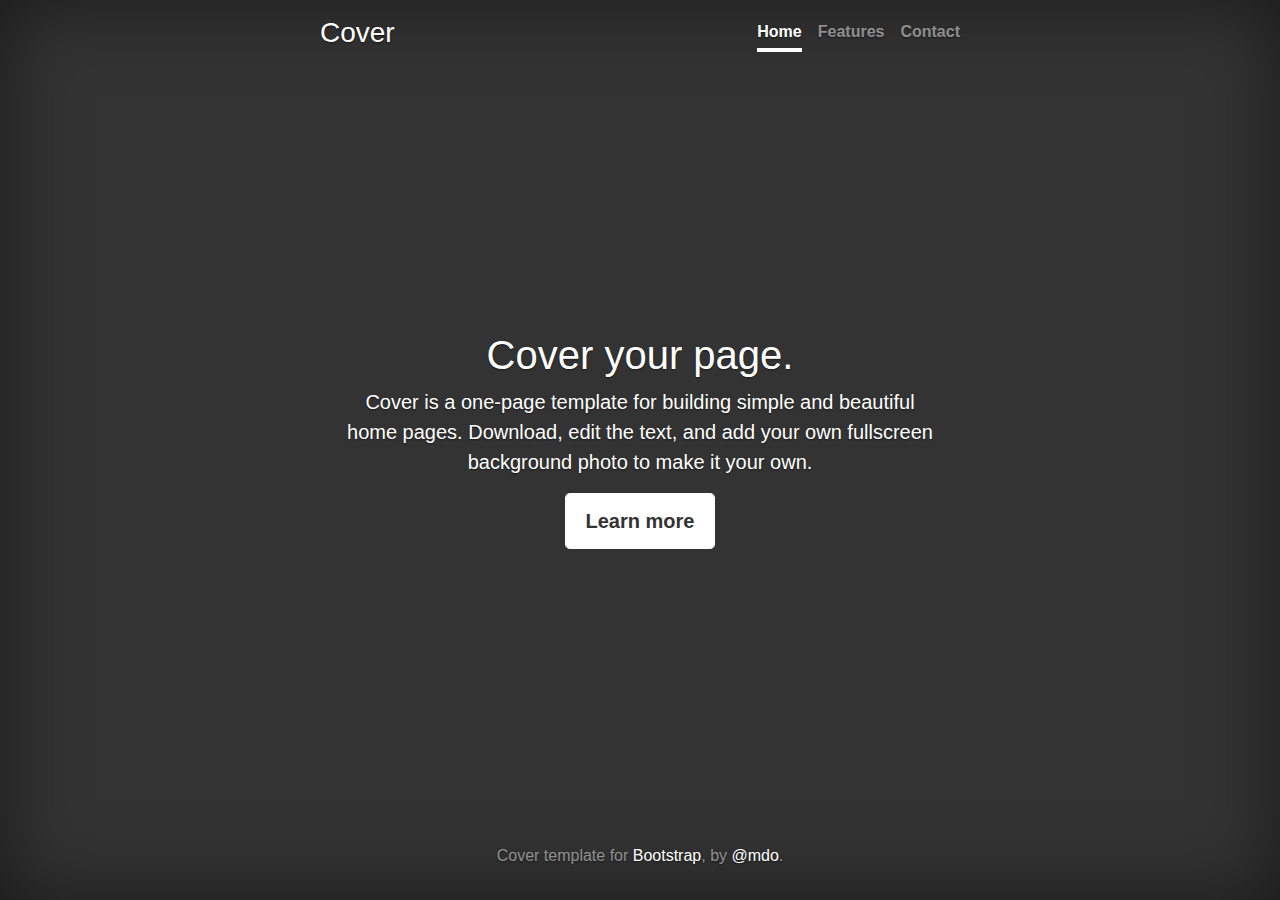
<file: bootstrap-4.5.3-examples/bootstrap-4.5.3-examples/cover/index.html>
<!doctype html>
<html lang="en">
  <head>
    <meta charset="utf-8">
    <meta name="viewport" content="width=device-width, initial-scale=1, shrink-to-fit=no">
    <meta name="description" content="">
    <meta name="author" content="Mark Otto, Jacob Thornton, and Bootstrap contributors">
    <meta name="generator" content="Jekyll v4.1.1">
    <title>Cover Template · Bootstrap</title>

    <link rel="canonical" href="https://getbootstrap.com/docs/4.5/examples/cover/">

    <!-- Bootstrap core CSS -->
<link href="../assets/dist/css/bootstrap.min.css" rel="stylesheet">

    <style>
      .bd-placeholder-img {
        font-size: 1.125rem;
        text-anchor: middle;
        -webkit-user-select: none;
        -moz-user-select: none;
        -ms-user-select: none;
        user-select: none;
      }

      @media (min-width: 768px) {
        .bd-placeholder-img-lg {
          font-size: 3.5rem;
        }
      }
    </style>
    <!-- Custom styles for this template -->
    <link href="cover.css" rel="stylesheet">
  </head>
  <body class="text-center">
    <div class="cover-container d-flex w-100 h-100 p-3 mx-auto flex-column">
  <header class="masthead mb-auto">
    <div class="inner">
      <h3 class="masthead-brand">Cover</h3>
      <nav class="nav nav-masthead justify-content-center">
        <a class="nav-link active" href="#">Home</a>
        <a class="nav-link" href="#">Features</a>
        <a class="nav-link" href="#">Contact</a>
      </nav>
    </div>
  </header>

  <main role="main" class="inner cover">
    <h1 class="cover-heading">Cover your page.</h1>
    <p class="lead">Cover is a one-page template for building simple and beautiful home pages. Download, edit the text, and add your own fullscreen background photo to make it your own.</p>
    <p class="lead">
      <a href="#" class="btn btn-lg btn-secondary">Learn more</a>
    </p>
  </main>

  <footer class="mastfoot mt-auto">
    <div class="inner">
      <p>Cover template for <a href="https://getbootstrap.com/">Bootstrap</a>, by <a href="https://twitter.com/mdo">@mdo</a>.</p>
    </div>
  </footer>
</div>
</body>
</html>
</file>
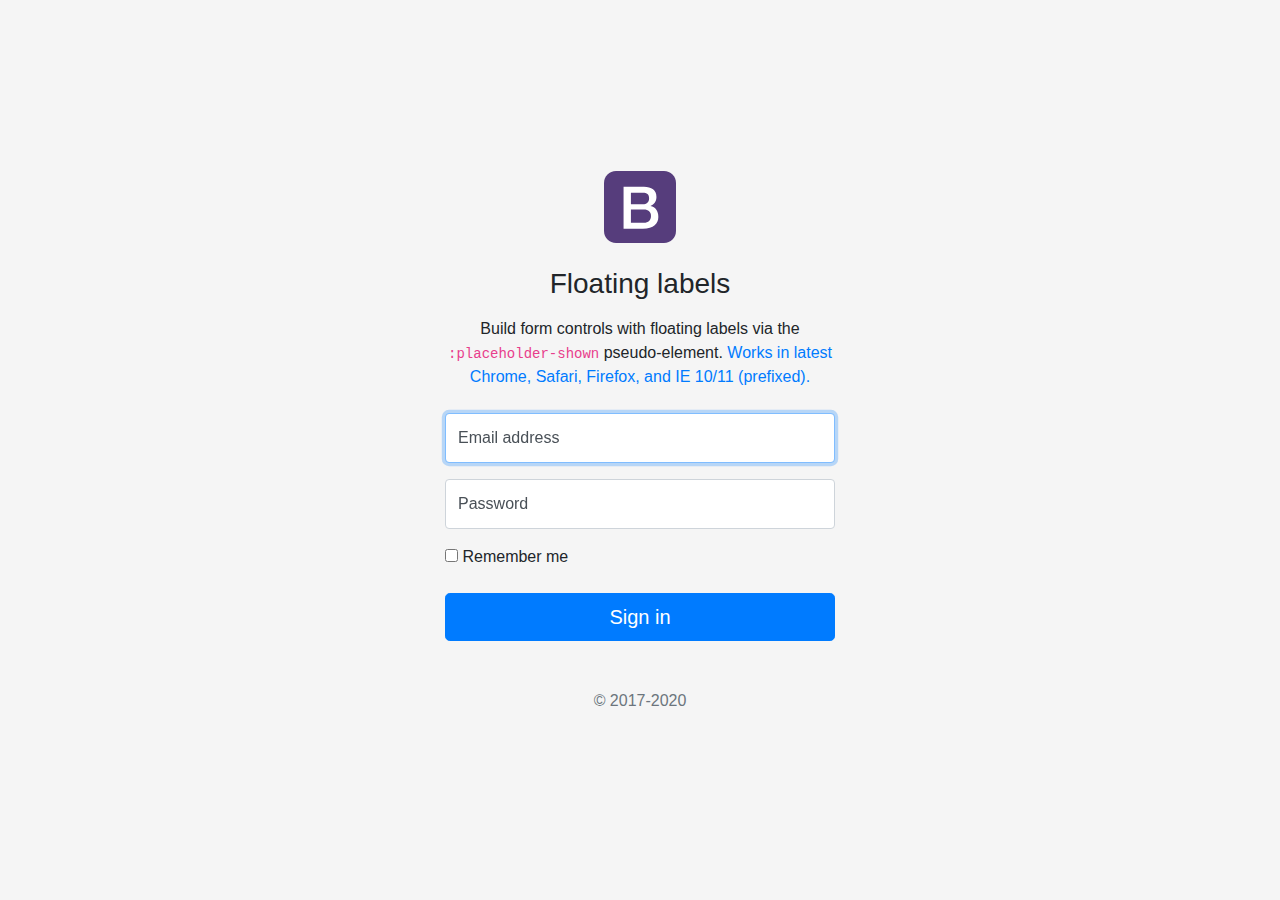
<file: bootstrap-4.5.3-examples/bootstrap-4.5.3-examples/floating-labels/index.html>
<!doctype html>
<html lang="en">
  <head>
    <meta charset="utf-8">
    <meta name="viewport" content="width=device-width, initial-scale=1, shrink-to-fit=no">
    <meta name="description" content="">
    <meta name="author" content="Mark Otto, Jacob Thornton, and Bootstrap contributors">
    <meta name="generator" content="Jekyll v4.1.1">
    <title>Floating labels example · Bootstrap</title>

    <link rel="canonical" href="https://getbootstrap.com/docs/4.5/examples/floating-labels/">

    <!-- Bootstrap core CSS -->
<link href="../assets/dist/css/bootstrap.min.css" rel="stylesheet">

    <style>
      .bd-placeholder-img {
        font-size: 1.125rem;
        text-anchor: middle;
        -webkit-user-select: none;
        -moz-user-select: none;
        -ms-user-select: none;
        user-select: none;
      }

      @media (min-width: 768px) {
        .bd-placeholder-img-lg {
          font-size: 3.5rem;
        }
      }
    </style>
    <!-- Custom styles for this template -->
    <link href="floating-labels.css" rel="stylesheet">
  </head>
  <body>
    <form class="form-signin">
  <div class="text-center mb-4">
    <img class="mb-4" src="../assets/brand/bootstrap-solid.svg" alt="" width="72" height="72">
    <h1 class="h3 mb-3 font-weight-normal">Floating labels</h1>
    <p>Build form controls with floating labels via the <code>:placeholder-shown</code> pseudo-element. <a href="https://caniuse.com/#feat=css-placeholder-shown">Works in latest Chrome, Safari, Firefox, and IE 10/11 (prefixed).</a></p>
  </div>

  <div class="form-label-group">
    <input type="email" id="inputEmail" class="form-control" placeholder="Email address" required autofocus>
    <label for="inputEmail">Email address</label>
  </div>

  <div class="form-label-group">
    <input type="password" id="inputPassword" class="form-control" placeholder="Password" required>
    <label for="inputPassword">Password</label>
  </div>

  <div class="checkbox mb-3">
    <label>
      <input type="checkbox" value="remember-me"> Remember me
    </label>
  </div>
  <button class="btn btn-lg btn-primary btn-block" type="submit">Sign in</button>
  <p class="mt-5 mb-3 text-muted text-center">&copy; 2017-2020</p>
</form>
</body>
</html>
</file>
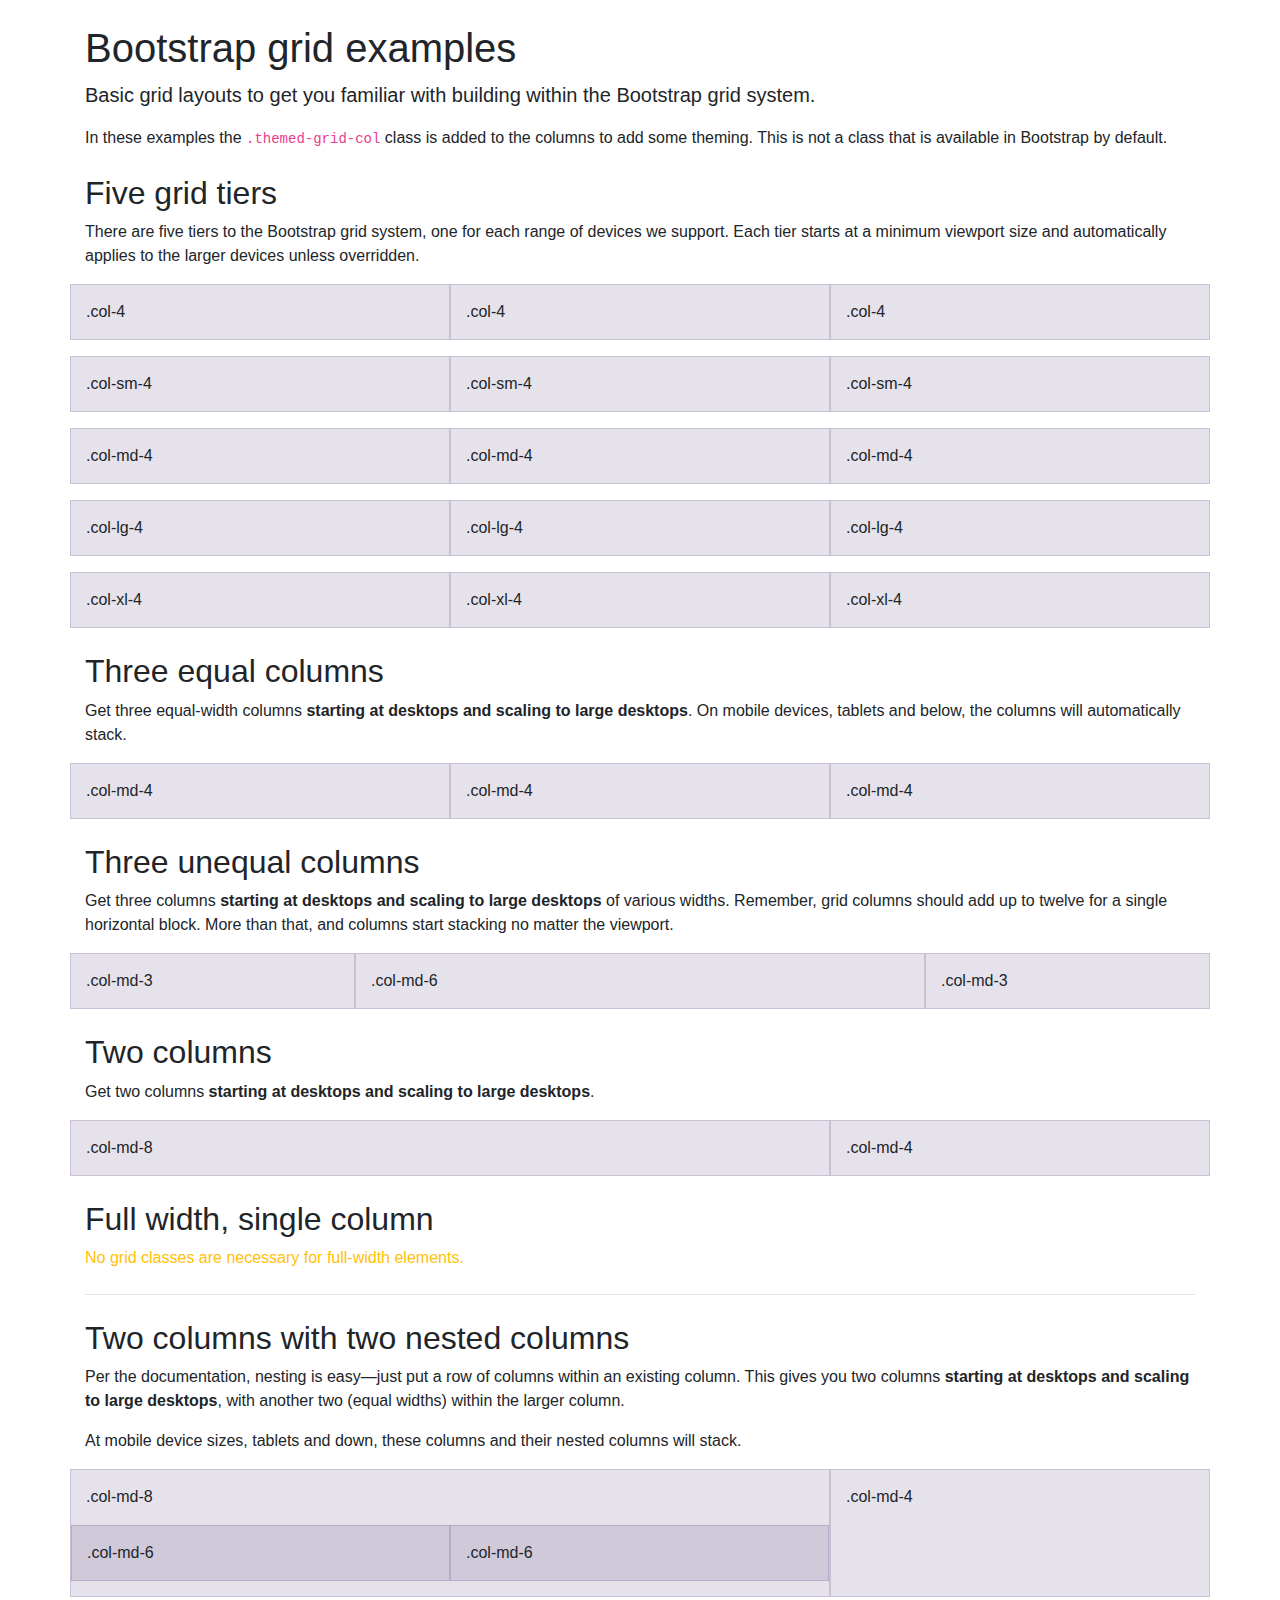
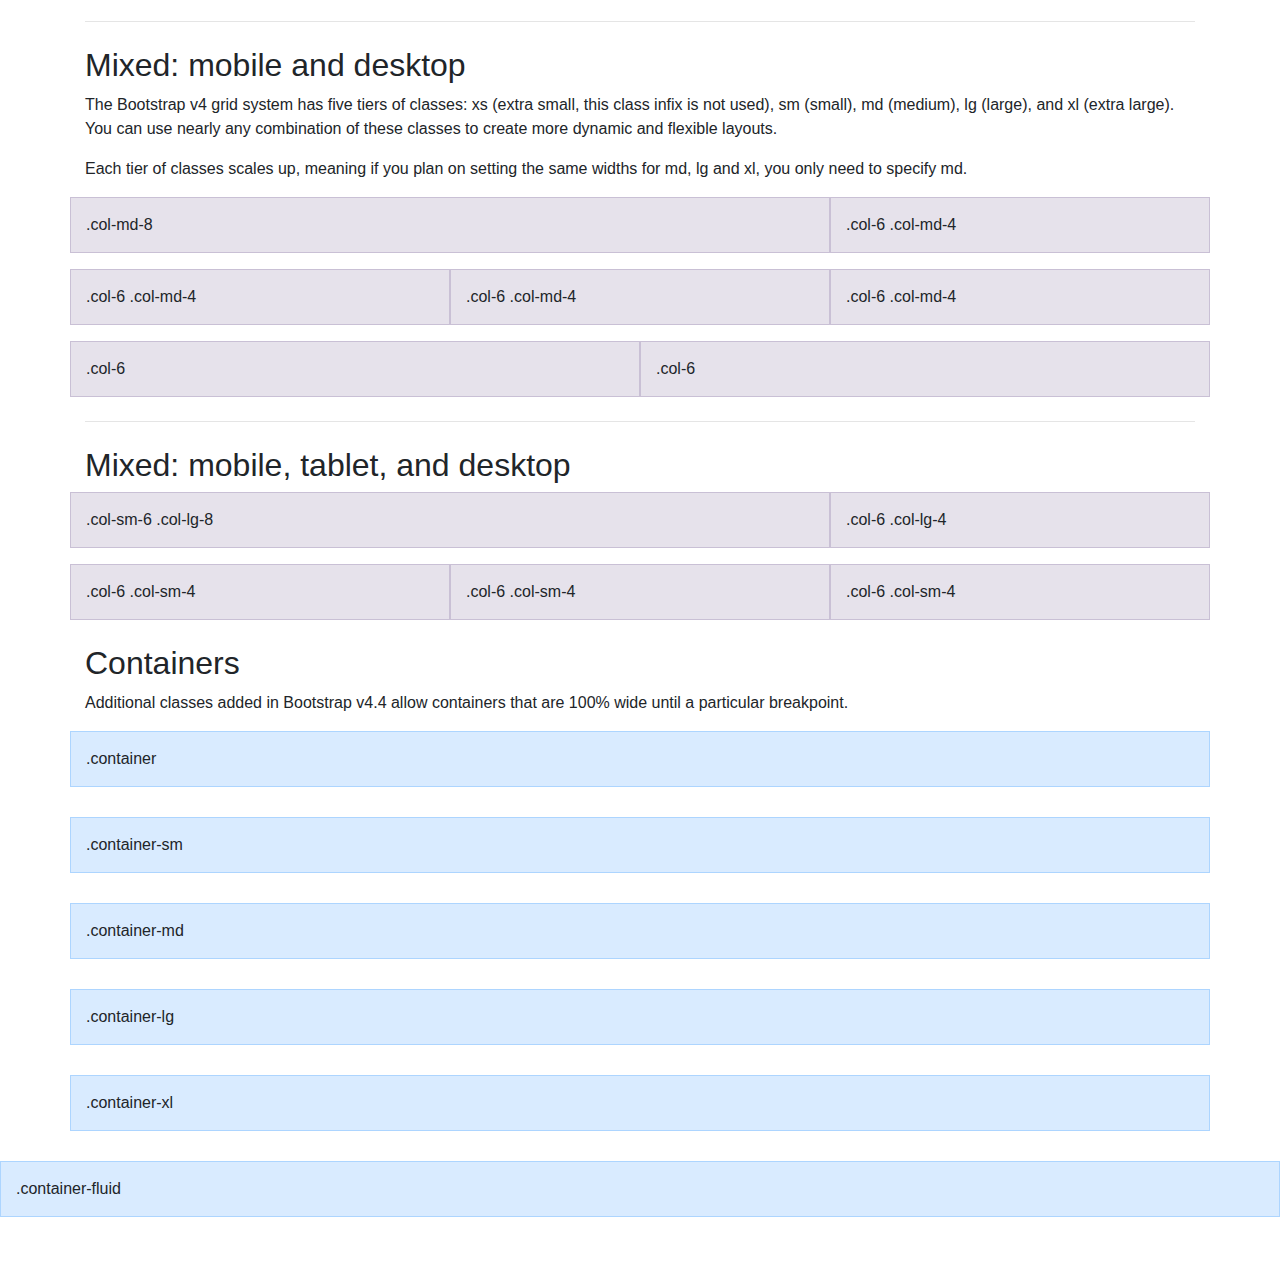
<file: bootstrap-4.5.3-examples/bootstrap-4.5.3-examples/grid/index.html>
<!doctype html>
<html lang="en">
  <head>
    <meta charset="utf-8">
    <meta name="viewport" content="width=device-width, initial-scale=1, shrink-to-fit=no">
    <meta name="description" content="">
    <meta name="author" content="Mark Otto, Jacob Thornton, and Bootstrap contributors">
    <meta name="generator" content="Jekyll v4.1.1">
    <title>Grid Template · Bootstrap</title>

    <link rel="canonical" href="https://getbootstrap.com/docs/4.5/examples/grid/">

    <!-- Bootstrap core CSS -->
<link href="../assets/dist/css/bootstrap.min.css" rel="stylesheet">

    <style>
      .bd-placeholder-img {
        font-size: 1.125rem;
        text-anchor: middle;
        -webkit-user-select: none;
        -moz-user-select: none;
        -ms-user-select: none;
        user-select: none;
      }

      @media (min-width: 768px) {
        .bd-placeholder-img-lg {
          font-size: 3.5rem;
        }
      }
    </style>
    <!-- Custom styles for this template -->
    <link href="grid.css" rel="stylesheet">
  </head>
  <body class="py-4">
    <div class="container">

  <h1>Bootstrap grid examples</h1>
  <p class="lead">Basic grid layouts to get you familiar with building within the Bootstrap grid system.</p>
  <p>In these examples the <code>.themed-grid-col</code> class is added to the columns to add some theming. This is not a class that is available in Bootstrap by default.</p>

  <h2 class="mt-4">Five grid tiers</h2>
  <p>There are five tiers to the Bootstrap grid system, one for each range of devices we support. Each tier starts at a minimum viewport size and automatically applies to the larger devices unless overridden.</p>

  <div class="row mb-3">
    <div class="col-4 themed-grid-col">.col-4</div>
    <div class="col-4 themed-grid-col">.col-4</div>
    <div class="col-4 themed-grid-col">.col-4</div>
  </div>

  <div class="row mb-3">
    <div class="col-sm-4 themed-grid-col">.col-sm-4</div>
    <div class="col-sm-4 themed-grid-col">.col-sm-4</div>
    <div class="col-sm-4 themed-grid-col">.col-sm-4</div>
  </div>

  <div class="row mb-3">
    <div class="col-md-4 themed-grid-col">.col-md-4</div>
    <div class="col-md-4 themed-grid-col">.col-md-4</div>
    <div class="col-md-4 themed-grid-col">.col-md-4</div>
  </div>

  <div class="row mb-3">
    <div class="col-lg-4 themed-grid-col">.col-lg-4</div>
    <div class="col-lg-4 themed-grid-col">.col-lg-4</div>
    <div class="col-lg-4 themed-grid-col">.col-lg-4</div>
  </div>

  <div class="row mb-3">
    <div class="col-xl-4 themed-grid-col">.col-xl-4</div>
    <div class="col-xl-4 themed-grid-col">.col-xl-4</div>
    <div class="col-xl-4 themed-grid-col">.col-xl-4</div>
  </div>

  <h2 class="mt-4">Three equal columns</h2>
  <p>Get three equal-width columns <strong>starting at desktops and scaling to large desktops</strong>. On mobile devices, tablets and below, the columns will automatically stack.</p>
  <div class="row mb-3">
    <div class="col-md-4 themed-grid-col">.col-md-4</div>
    <div class="col-md-4 themed-grid-col">.col-md-4</div>
    <div class="col-md-4 themed-grid-col">.col-md-4</div>
  </div>

  <h2 class="mt-4">Three unequal columns</h2>
  <p>Get three columns <strong>starting at desktops and scaling to large desktops</strong> of various widths. Remember, grid columns should add up to twelve for a single horizontal block. More than that, and columns start stacking no matter the viewport.</p>
  <div class="row mb-3">
    <div class="col-md-3 themed-grid-col">.col-md-3</div>
    <div class="col-md-6 themed-grid-col">.col-md-6</div>
    <div class="col-md-3 themed-grid-col">.col-md-3</div>
  </div>

  <h2 class="mt-4">Two columns</h2>
  <p>Get two columns <strong>starting at desktops and scaling to large desktops</strong>.</p>
  <div class="row mb-3">
    <div class="col-md-8 themed-grid-col">.col-md-8</div>
    <div class="col-md-4 themed-grid-col">.col-md-4</div>
  </div>

  <h2 class="mt-4">Full width, single column</h2>
  <p class="text-warning">
    No grid classes are necessary for full-width elements.
  </p>

  <hr class="my-4">

  <h2 class="mt-4">Two columns with two nested columns</h2>
  <p>Per the documentation, nesting is easy—just put a row of columns within an existing column. This gives you two columns <strong>starting at desktops and scaling to large desktops</strong>, with another two (equal widths) within the larger column.</p>
  <p>At mobile device sizes, tablets and down, these columns and their nested columns will stack.</p>
  <div class="row mb-3">
    <div class="col-md-8 themed-grid-col">
      <div class="pb-3">
        .col-md-8
      </div>
      <div class="row">
        <div class="col-md-6 themed-grid-col">.col-md-6</div>
        <div class="col-md-6 themed-grid-col">.col-md-6</div>
      </div>
    </div>
    <div class="col-md-4 themed-grid-col">.col-md-4</div>
  </div>

  <hr class="my-4">

  <h2 class="mt-4">Mixed: mobile and desktop</h2>
  <p>The Bootstrap v4 grid system has five tiers of classes: xs (extra small, this class infix is not used), sm (small), md (medium), lg (large), and xl (extra large). You can use nearly any combination of these classes to create more dynamic and flexible layouts.</p>
  <p>Each tier of classes scales up, meaning if you plan on setting the same widths for md, lg and xl, you only need to specify md.</p>
  <div class="row mb-3">
    <div class="col-md-8 themed-grid-col">.col-md-8</div>
    <div class="col-6 col-md-4 themed-grid-col">.col-6 .col-md-4</div>
  </div>
  <div class="row mb-3">
    <div class="col-6 col-md-4 themed-grid-col">.col-6 .col-md-4</div>
    <div class="col-6 col-md-4 themed-grid-col">.col-6 .col-md-4</div>
    <div class="col-6 col-md-4 themed-grid-col">.col-6 .col-md-4</div>
  </div>
  <div class="row mb-3">
    <div class="col-6 themed-grid-col">.col-6</div>
    <div class="col-6 themed-grid-col">.col-6</div>
  </div>

  <hr class="my-4">

  <h2 class="mt-4">Mixed: mobile, tablet, and desktop</h2>
  <div class="row mb-3">
    <div class="col-sm-6 col-lg-8 themed-grid-col">.col-sm-6 .col-lg-8</div>
    <div class="col-6 col-lg-4 themed-grid-col">.col-6 .col-lg-4</div>
  </div>
  <div class="row mb-3">
    <div class="col-6 col-sm-4 themed-grid-col">.col-6 .col-sm-4</div>
    <div class="col-6 col-sm-4 themed-grid-col">.col-6 .col-sm-4</div>
    <div class="col-6 col-sm-4 themed-grid-col">.col-6 .col-sm-4</div>
  </div>

</div>

<div class="container" id="containers">
  <h2 class="mt-4">Containers</h2>
  <p>Additional classes added in Bootstrap v4.4 allow containers that are 100% wide until a particular breakpoint.</p>
</div>

<div class="container themed-container">.container</div>
<div class="container-sm themed-container">.container-sm</div>
<div class="container-md themed-container">.container-md</div>
<div class="container-lg themed-container">.container-lg</div>
<div class="container-xl themed-container">.container-xl</div>
<div class="container-fluid themed-container">.container-fluid</div>
</body>
</html>
</file>
<file: js/style.css>
@import url('https://fonts.googleapis.com/css2?family=Open+Sans:wght@700&display=swap');
@import url('https://fonts.googleapis.com/css2?family=Piedra&display=swap');
@import url('https://fonts.googleapis.com/css2?family=Sansita+Swashed:wght@500&display=swap');
@import url('https://fonts.googleapis.com/css2?family=Work+Sans:ital,wght@1,600&display=swap');
@import url('https://fonts.googleapis.com/css2?family=Work+Sans:wght@500&display=swap');
@import url('https://fonts.googleapis.com/css2?family=Piedra&display=swap');
@import url('https://fonts.googleapis.com/css2?family=Cinzel:wght@500&family=Piedra&display=swap');
@import url('https://fonts.googleapis.com/css2?family=Cinzel:wght@500&family=Kaushan+Script&family=Piedra&display=swap');
:root{
    --colorDefault:yellow;
    --whiteColor:white;
}
/* Loader */
#fa{
  margin: 0 auto;
background-color: var(--whiteColor);
 position: fixed;
 width: 100%;
 height: 100%;
 z-index: 9999;
 animation: fadeOut 1s linear;
 animation-fill-mode: forwards;
 /* -webkit-animation: forwards 1s;
 -webkit-animation-fill-mode: forwards;
 /* -o-animation: forwards 1s;
 -o-animation-fill-mode:  forwards;
 -moz-animation: forwards 1s; */ */

}

.main{
  margin: 15rem auto;
  display: flex;
  justify-content: center;
}

.dot{
  border: 7px solid black;
  border-radius: 50px;
  width: 100px;
  height: 100px;
}
.dot2{
border: 7px solid rgb(0, 234, 255);
border-radius: 50px;
background-color: transparent;
width: 100px;
height: 100px;
margin: -7px -7px;
border-left-color: transparent;
border-right-color: transparent;
animation: laoder 1s linear;
animation-iteration-count: infinite;
-o-animation: laoder 1s linear;
-o-animation-iteration-count: infinite;
-moz-animation: laoder 1s linear;
-moz-animation-iteration-count: infinite;
}
@keyframes laoder{
  100%{
    transform: rotate(360deg);
  }
}
@-webkit-keyframes laoder{
  100%{
    transform: rotate(360deg);
  }
}
@keyframes fadeOut{
  100%{
    visibility: hidden;
    position: 0;
  }
}

@-webkit-keyframes fadeOut{
  100%{
    visibility: hidden;
    position: 0;
  }
}
/* SCROLL-BAR */
::-webkit-scrollbar{
  width: 8px!important;
}
::-webkit-scrollbar-thumb{
  background-color: rgb(223, 223, 223);
  border-radius: 50px;
}
::-webkit-scrollbar-track{
  background-color: #000000;
}
/* Desktop Navigation */
 html{
   scroll-behavior: smooth;
 }
.fixed{
  background-color: rgb(14, 13, 13)!important;
}

.display-4{
  color: rgb(237, 237, 241);
  padding-left: 8rem;
  font-family: 'Piedra', cursive;
}
@media (max-width: 330px) {
  .display-4{
    padding-left: 0;
  }
}
.navbar-nav{
  margin: 0 25rem auto;
}

.navbar-nav > li{
  font-size: 2rem;
  margin: 15px;
  font-weight: 500;
   transition: 2s ease;
   font-family: 'Work Sans', sans-serif;
}
.nav-link{
  color: white!important;
}
.nav-link:hover{
  color: rgb(7, 141, 251)!important;
  transition: 1.3s ease;
}
#hero {
  width: 100%;
  height: 100vh;
  background-color: rgba(34, 39, 43, 0.8);
  overflow: hidden;
  position: relative;
}

#hero .carousel, #hero .carousel-inner, #hero .carousel-item, #hero .carousel-item::before {
  background-size: cover;
  background-position: center;
  background-repeat: no-repeat;
  position: absolute;
  top: 0;
  right: 0;
  left: 0;
  bottom: 0;
}

#hero .carousel-item::before {
  content: '';
  background-color: rgba(12, 13, 14, 0.8);
}

#hero .carousel-container {
  display: flex;
  justify-content: center;
  align-items: center;
  position: absolute;
  bottom: 0;
  top: 70px;
  left: 50px;
  right: 50px;
}

#hero .container {
  text-align: center;
}
#hero .display-4 {
  color: #fff;
  margin-bottom: 20px;
  font-size: 5rem;
  font-weight: 400;
margin-left: -130px;
}
#hero h1 {
  color: #fff;
  margin-bottom: 20px;
  font-size: 5rem;
  font-weight: 400;
  font-family: 'Cinzel', serif;
}

#hero h3 {
  -webkit-animation-delay: 0.4s;
  animation-delay: 0.4s;
  margin: 0 auto 30px auto;
  color: #fff;
 
  font-family: 'Cinzel', serif;
}

#hero .carousel-inner .carousel-item {
  transition-property: opacity;
  background-position: center top;
}

#hero .carousel-inner .carousel-item,
#hero .carousel-inner .active.carousel-item-left,
#hero .carousel-inner .active.carousel-item-right {
  opacity: 0;
}

#hero .carousel-inner .active,
#hero .carousel-inner .carousel-item-next.carousel-item-left,
#hero .carousel-inner .carousel-item-prev.carousel-item-right {
  opacity: 1;
  transition: 0.5s;
}

#hero .carousel-inner .carousel-item-next,
#hero .carousel-inner .carousel-item-prev,
#hero .carousel-inner .active.carousel-item-left,
#hero .carousel-inner .active.carousel-item-right {
  left: 0;
  transform: translate3d(0, 0, 0);
}

#hero .carousel-control-prev, #hero .carousel-control-next {
  width: 10%;
}

#hero .carousel-control-next-icon, #hero .carousel-control-prev-icon {
  background: none;
  font-size: 36px;
  line-height: 1;
  width: auto;
  height: auto;
  border-radius: 50px;
  padding: 10px;
  transition: 0.3s;

}

#hero .carousel-control-next-icon:hover, #hero .carousel-control-prev-icon:hover {

  color: rgba(255, 255, 255, 0.8);
}

#hero .carousel-indicators li {
  cursor: pointer;
  background: #fff;
  overflow: hidden;
  border: 0;
  width: 12px;
  height: 12px;
  border-radius: 50px;
  opacity: .6;
  transition: 0.3s;
}

#hero .carousel-indicators li.active {
  opacity: 1;
  background: #428bca;
}

#hero .btn-get-started {
    width: 150px;
    height: 50px;
  font-family: 'Work Sans', sans-serif;
   border: 5px solid rgb(0, 255, 242); 
   border-radius: 15px;
}
#hero .btn-get-started:focus{
  border: none!important;
  outline: none!important;

}

#hero .btn-get-started:hover {
  background: #0ae4ad;
  text-decoration: none;
  transition: 5s ease;

}

@media (max-width: 768px) {
  #hero h2 {
    font-size: 28px;
  }
}

@media (min-width: 1024px) {
  #hero .carousel-control-prev, #hero .carousel-control-next {
    width: 5%;
  }
}

@media (max-height: 500px) {
  #hero {
    height: 120vh;
  }
}



.container > h3{
    text-align: center;
    margin-top: 30px;
    font-size: 3rem;

}
.container > p{
    text-align: center;
    margin-top: 30px;
    font-size: 1.2rem;
}
.cart-header{
    text-align: center;
    border: 2px solid rgb(58, 57, 57);
    font-size: 4rem;
    border:none;
}
.cart-header > i{
    font-size: 4rem;
    background-color: var(--colorDefault);
    padding: 2rem;
    border-radius: 70px;
    margin-top: -10px;

}
.cart-body{
    border-radius: px;
    text-align: center;
    font-family: 'Work Sans', sans-serif;

}
 .cart{
   margin-top: 70px;
}
.container > h3{
    text-align: center;
    margin-top: 30px;
    font-size: 3rem;
    font-family: 'Work Sans', sans-serif;
}
.container > p{
    text-align: center;
    margin-top: 30px;
    font-size: 1.2rem;

}
.portfolio{
    background-color: rgb(246, 246, 246);
    font-family: 'Cinzel', serif;
}
.portfolio > .container > .row{
    margin-top: 30px;
    font-family: 'Work Sans', sans-serif;
}
 .card{
     text-align: center;
     border-radius: 0;
     height: 400px;
    box-shadow: 0px 1px 25px 0px rgba(189, 15, 15, 0.15);
    transition: 0.4s linear;
    border: none;
 }

 .card:hover{
    box-shadow: 0px 1px 35px 0px rgba(0,0,0,0.3);
}
.card:hover > .card-header > img{
    width: 300px;
    opacity: 0.6;
    transform: scale(1.1);
}


 .about > .container > .row > .col-md-4 > .card{
    background: black;
    height: 300px;
    
    }

    /* Portfolio section */
    .portfolio{
        padding: 5rem 0 5rem;
    }
.card-header{
        padding: 0;
        border-radius: 0;
    
    }
    .card-header > img{
        width: 100%;
    }
.overlay{
    color: white;

    border-bottom:#1d212482 ;
    box-shadow: 0px 2px 12px rgba(0, 0, 0, 0.08);
    margin-top: 0px;
    position: absolute;
    width: 348px;
    height: 300px;
    
background: linear-gradient(90deg , transparent ,  #1d212482,#1d2124b8 , #1d212475);
opacity: 0;
transition: 1.5s ease;
-webkit-transition: 1.5s ease;
-moz-transition: 1.5s ease;
-o-transition: 1.5s ease;
    }
    .overlay:hover{
opacity: 1;

    }
    .overlay > i{
        font-size: xx-large;
        margin-left: -50px;
        margin: 10px;
        }
        .overlay > i:hover{
          color: rgb(10, 181, 233);
            }
    .overlay > h4{
     margin-top: 120px;
    }

  .row > .col-md-4 > img{
      margin-left: 17.5rem; width: 30rem; height: 550px;
      }
      


  /*--------------------------------------------------------------
# Cta
--------------------------------------------------------------*/
.cta {
    background: linear-gradient(rgba(12, 13, 14, 0.8), rgba(12, 13, 14, 0.8)), url("../js/cta-bg.jpg") fixed center center;
    background-size: cover;
    padding: 120px 0;

  }
  
  .cta h3 {
    color: #fff;
    font-size: 28px;
    font-weight: 700;
    margin-bottom: 20px;
  }
  
  .cta p {
    color: #fff;
  }
  
  .cta .cta-btn {
    font-family: "Raleway", sans-serif;
    font-weight: 500;
    font-size: 16px;
    letter-spacing: 1px;
    display: inline-block;
    padding: 12px 35px;
    border-radius: 4px;
    transition: 0.5s;
    margin-top: 20px;
    background: #428bca;
    color: #fff;
  }
  
  .cta .cta-btn:hover {
    background: #5697d0;
  }
  .wrap {
    height: 100%;
    display: flex;
    align-items: center;
 margin-left: 120px;
  }
 /* About */
 .abot{
    padding: 5rem 0 5rem;
    background-color: #404040;

 }
 .abod > .container3{
 text-align: center;
 margin-top: 30px;
 font-size: 3rem;
  font-family: 'Piedra', cursive;
 }
 .abot > .container > .row > .col-md-4{
 margin: 4rem 2rem;
 margin-top: 90px;

 }
 .abot > .container > .row > .col-md-4:nth-child(2){
    margin: 4rem -2rem ;
    margin-top: 800px;
  

    }
    .abot > .container > .row > .col-md-4:nth-child(2) > .info > h3{
       font-size: 3.5rem;
    margin-left: -18.5rem;
    width: 600px;
    font-family: 'Work Sans', sans-serif;
    margin-top: -100px;
        }
        .info > p{
            letter-spacing: 0.9px;
            font-size: 1.5rem;
            margin-top: 3rem;
            margin-left: -18.5rem;
            width: 600px;
            font-family: 'Work Sans', sans-serif;
        }
        
        .info > ul > li{
          margin-left: 40rem;
          width: 300px;
        }
        /* Footer  section*/
        .footer{
          background-color: black;
          padding: 3rem;
        }
        .social-networks > a {
          text-decoration: none;
        }
        #lop:hover{
background-color: black;
color: yellow;
        }
        #ip{
          color: black;
           width: 80px; 
          height: 40px;
           color: var(--colorDefault);
            text-align: center;
             line-height: 40px;
               font-size: 3rem;
                 border-radius: 50px;
                 margin-left: -10px;
        }
        .footer > .col-md-4{
          margin-top: -80px;
        }
        #p{
          color: white; margin-left: -170px;  font-size: 1.5rem;
        }
       #i{
         background-color: rgb(0, 162, 255); border-radius: 10px;
      }
      #nav > .change{
        background-color: blue!important;
      }
     #col-md{
       color: white;
     }
        /* Responsive */
        @media (min-width:315px) and ( max-width: 330px) {
         .change{
            background-color: rgb(19, 19, 20)!important;
            border-bottom-right-radius: 100px;
            border-bottom-left-radius: 100px;
          }

          .row > .col-md-4 > img{
           margin-left: -3rem;
           width: 320px;
           height: 350px;
           margin-top: -60px;
          }
          .dot{
            margin: -100px;
            margin-left: -240px;
            margin-top: -20px;
           
          }
          .dot2{
            /* margin: -100px;
            margin-left: -240px;
            margin-top: -20px;
            width: 100px;
            height: 80px; */
            margin-top: -10px;
            border: 5px solid skyblue;
            margin: -7px -8px;
            border-left: transparent;
            border-right: transparent;
          }

          .navbar > button{
            border: none!important;
            
          }
          .navbar > button:focus{
            border: none!important;
            outline: none!important;
          }

          .navbar-nav{
            margin: 0 8rem;
          }
          .navbar-nav > li{
            margin: 0px;
          }
          /* Home  */

          #hero h1{
            font-size: 1.3rem;
            margin-top: -10rem;
            margin-left: -3.5rem;
            width: 300px;
          }
          #hero .display-4{
            font-size: 1.3rem;
            margin-left: 2px;
            margin-left: -3.5rem;
            width: 300px;
          }
          #hero h3{
            font-size: 1rem;
            margin-left: -100px;
            width: 400px;
            
          }
          #hero .btn-get-started {
width: 100px;
height: 50px;
font-size: 0.9rem;
          }
          #hero .btn-get-started:focus{
            border: none!important;
            outline: none!important;
          }
          #hero .btn-get-started >i{
      margin-top: 100px;
          }
          #hero{
            width: 140%;
            height: 80vh;
          }

             /* Services */
          .services > .container > h3{
            font-size: 1.7rem;
          }
          .services > .container > p{
            font-size: 1rem;
          }
          .cart-header > i{
            font-size: 2.5rem;
            background-color: var(--colorDefault);
            padding: 2rem;
            border-radius: 70px;
            margin-top: -10px;
        
        }
        .cart-body > h3{
          font-size: 1.5rem;
        }
        .cart-body > p{
        font-size: 1rem;
        }
        /* PORTFOLIO */
         .portfolio > .container > h3{
           font-size: 1.7rem;
         }
         .portfolio > .container > p{
          font-size: 1rem;
          text-align: center;
        }
        .overlay{
          width: 285px;
        }
        .overlay h4{
          font-size: 1.5rem;
        }
       .car-header > img{
        width:100%; 
        height: 300px;
       }
       .row > .car-header{
        width: 300px;
      }
      /* About */
      #About{
        height: 900px;
      }
      .abot > .container > h3{
        font-size: 1.7rem;
      }
      .abot > .container > p{
       font-size: 1rem;
       text-align: center;
     }
     .info > ul{
      margin-left: -27.5rem;
      width: 300px;
      margin-top: 200px;
      font-size: 1rem;
    }
  .info > #h3{
    margin-top: -830px;
    margin-left: 240px;
    font-size: 1.5rem;
width: 300px;

       }
       .info > p{
         margin-top: -830px;
         margin-left: 240px;
         font-size: 1rem;
     width: 300px;

           font-family: 'Work Sans', sans-serif;
       }
       #p {
          color: rgb(255 255 255);
          margin-left: -50px;
          font-size: 1.5rem;
          font-size: 1.4rem;
          width: 310px;
          margin-top: -100px;
        }
        .copyright > #p > i{
          background:none;
        }

        /* FOOTIR */
        .footer{
          height: 630px;
        }
       .footer > .container > .row > #col-md-4{
        margin-top: 30px;
        margin-left: -35px;
       }
       #col-md{
        color: rgb(255 255 255);
        margin-left: -100px;
        margin-top: 40px;
        margin-left: -50px;
        }
        #col-md > h1{
          width: 300px;
        }
        #col-md > p{
          width: 300px;
          font-size: 1.5rem;
        }
        }
        @media (min-width:330px) and ( max-width: 370px) {
           #display-4{
             font-size: 1rem;
             margin-left: -100px;
           }
          .change{
             background-color: rgb(19, 19, 20)!important;
             border-bottom-right-radius: 100px;
             border-bottom-left-radius: 100px;
           }
 
           .row > .col-md-4 > img{
            margin-left: -3rem;
            width: 320px;
            height: 350px;
            margin-top: -60px;
           }
           .dot{
             margin: -100px;
             margin-left: -130px;
             margin-top: -20px;
           }
           .dot2{
             /* margin: -100px;
             margin-left: -240px;
             margin-top: -20px;
             width: 100px;
             height: 80px; */
             margin-top: -10px;
             border: 5px solid skyblue;
             margin: -7px -8px;
             border-left: transparent;
             border-right: transparent;
           }
 
           .navbar > button{
             border: none!important;
             
           }
           .navbar > button:focus{
             border: none!important;
             outline: none!important;
           }
 
           .navbar-nav{
             margin: 0 10rem;
           }
           .navbar-nav > li{
             margin: 0px;
           }
           /* Home  */
           #hero h1{
             font-size: 1.4rem;
             margin-top: -10rem;
             margin-left: 2rem;
             width: 300px;
           }
           #hero .display-4{
             font-size: 1.3rem;
             margin-left: -80px;
             width: 400px;
           }
           #hero h3{
             font-size: 1.5rem;
             margin-left: -20px;
             width: 400px;
             
           }
           #hero .btn-get-started {
 width: 100px;
 height: 50px;
 font-size: 0.9rem;
           }
           #hero .btn-get-started:focus{
             border: none!important;
             outline: none!important;
           }
           #hero .btn-get-started >i{
       margin-top: 100px;
           }
           #hero{
             width: 140%;
             height: 90vh;
           }
 
              /* Services */
           .services > .container > h3{
             font-size: 1.7rem;
             margin-left: 130px;
           }
           .services > .container > p{
             font-size: 1rem;
             margin-left: 30px;
             width: 400px;
           }
           .cart-header > i{
             font-size: 2.5rem;
             background-color: var(--colorDefault);
             padding: 2rem;
             border-radius: 70px;
             margin-top: -10px;
         margin-left: 120px;
         }

         .cart-body > h3{
           font-size: 1.5rem;
           margin-left: 125px;
           width: 200px;
         }
         .cart-body > p{
         font-size: 1rem;
         width: 350px;
         margin-left: 50px;
         }
         /* PORTFOLIO */
         .portfolio{
            width: 140%;
         }
          .portfolio > .container > h3{
            font-size: 1.7rem;
            margin-left: 40px;
          }
          .portfolio > .container > p{
           font-size: 1rem;
           text-align: center;
         }
         .portfolio > .container > .row{
           margin-left: -15px;
         }
         .overlay{
           width: 474px;
         }
         .overlay h4{
           font-size: 1.5rem;
         }
        .car-header > img{
         width:100%; 
         height: 300px;
        }
        .row > .car-header{
         width: 300px;
       }
       /* CTA */
       .cta {
         width: 140%;
       }
       /* About */
       #About{
         height: 1000px;
         width: 140%;
       }
       #About > .container > .row > .col-md-4 > img{
         margin-left: 40px;
       }
       .abot > .container > h3{
         font-size: 1.7rem;
       }
       .abot > .container > p{
        font-size: 1rem;
        text-align: center;
      }
      .info > ul{
       margin-left: -16.5rem;
       width: 300px;
       margin-top: 280px;
       font-size: 1.5rem;
     }
   .info > #h3{
     margin-top: -830px;
     margin-left: 250px;
     font-size: 2rem;
 width: 400px;
 
        }
        .info > p{
          margin-top: 50px;
          margin-left: 250px;
          font-size: 1.5rem;
      width: 500px;
 
            font-family: 'Work Sans', sans-serif;
        }
        #p {
           color: rgb(255 255 255);
           margin-left: -50px;
           font-size: 1.5rem;
           font-size: 1.4rem;
           width: 310px;
           margin-top: -100px;
         }
         .copyright > #p > i{
           background:none;
         }
 
         /* FOOTIR */
         .footer{
           height: 620px;
           width: 140%;
         }
        .footer > .container > .row > #col-md-4{
         margin-top: 30px;
         margin-left: -35px;
        }
        #col-md{
         color: rgb(255 255 255);
         margin-left: -100px;
         margin-top: 40px;
         width: 600px;
         margin-left: -50px;
         }
         #col-md > h1{
           width: 400px;
           margin-left: 50px;
         }
         #col-md > p{
           font-size: 1.5rem;
       margin-left: 50px;
       width: 400px;
         }
         .footer > .container > .row > .col-md-4 > .copyright > #p{
           width: 450px;
         }
         .social-networks{
           margin-left: 120px;
         }
        
        }
        @media (min-width:370px) and ( max-width: 400px) {
          #display-4{
            font-size: 1rem;
            margin-left: -100px;
          }
         .change{
            background-color: rgb(19, 19, 20)!important;
            border-bottom-right-radius: 100px;
            border-bottom-left-radius: 100px;
          }

          .row > .col-md-4 > img{
           margin-left: -3rem;
           width: 320px;
           height: 350px;
           margin-top: -60px;
          }
          .dot{
            margin: -100px;
            margin-left: -160px;
            margin-top: -20px;
           
          }
          .dot2{
            /* margin: -100px;
            margin-left: -240px;
            margin-top: -20px;
            width: 100px;
            height: 80px; */
            margin-top: -10px;
            border: 5px solid skyblue;
            margin: -7px -8px;
            border-left: transparent;
            border-right: transparent;
          }

          .navbar > button{
            border: none!important;
            
          }
          .navbar > button:focus{
            border: none!important;
            outline: none!important;
          }

          .navbar-nav{
            margin: 0 10rem;
          }
          .navbar-nav > li{
            margin: 0px;
          }
          /* Home  */
          #hero h1{
            font-size: 1.4rem;
            margin-top: -10rem;
            margin-left: 2rem;
            width: 300px;
          }
          #hero .display-4{
            font-size: 1.3rem;
            margin-left: -80px;
            width: 400px;
          }
          #hero h3{
            font-size: 1.5rem;
            margin-left: -20px;
            width: 400px;
            
          }
          #hero .btn-get-started {
width: 100px;
height: 50px;
font-size: 0.9rem;
          }
          #hero .btn-get-started:focus{
            border: none!important;
            outline: none!important;
          }
          #hero .btn-get-started >i{
      margin-top: 100px;
          }
          #hero{
            width: 140%;
            height: 100vh;
          }

             /* Services */
          .services > .container > h3{
            font-size: 2rem;
            margin-left: 130px;
          }
          .services > .container > p{
            font-size: 1.5rem;
            margin-left: -10px;
            width: 500px;
          }
          .cart-header > i{
            font-size: 3rem;
            background-color: var(--colorDefault);
            padding: 2rem;
            border-radius: 70px;
            margin-top: -10px;
        margin-left: 120px;
        }

        .cart-body > h3{
          font-size: 2rem;
          margin-left: 129px;
        }
        .cart-body > p{
        font-size: 1.5rem;
        width: 400px;
        margin-left: 45px;
        }
        /* PORTFOLIO */
        .portfolio{
           width: 140%;
        }
         .portfolio > .container > h3{
           font-size: 1.7rem;
           margin-left: 40px;
         }
         .portfolio > .container > p{
          font-size: 1rem;
          text-align: center;
        }
        .portfolio > .container > .row{
          margin-left: -15px;
        }
        .overlay{
          width: 493px;
        }
        .overlay h4{
          font-size: 1.5rem;
        }
       .car-header > img{
        width:100%; 
        height: 300px;
       }
       .row > .car-header{
        width: 300px;
      }
      /* CTA */
      .cta {
        width: 140%;
      }
      /* About */
      #About{
        height: 1000px;
        width: 140%;
      }
      #About > .container > .row > .col-md-4 > img{
        margin-left: 60px;
      }
      .abot > .container > h3{
        font-size: 1.7rem;
      }
      .abot > .container > p{
       font-size: 1rem;
       text-align: center;
     }
     .info > ul{
      margin-left: -17.5rem;
      width: 300px;
      margin-top: 260px;
      font-size: 1rem;
    }
  .info > #h3{
    margin-top: -830px;
    margin-left: 250px;
    font-size: 2rem;
width: 400px;

       }
      
       .info > p{
         margin-top:50px;
         margin-left: 250px;
         font-size: 1.5rem;
     width: 500px;

           font-family: 'Work Sans', sans-serif;
       }
       #p {
          color: rgb(255 255 255);
          margin-left: -50px;
          font-size: 1.5rem;
          font-size: 1.4rem;
          width: 310px;
          margin-top: -100px;
        }
        .copyright > #p > i{
          background:none;
          font-size: 2rem;
        }
        #p{
          font-size: 2rem; 
        }

        /* FOOTIR */
        .footer{
          height: 620px;
          width: 140%;
        }
      #col-md-4{
        margin-top: 30px;
        margin-left: -35px;
        font-size: 2rem;
       }
       #col-md{
        color: rgb(255 255 255);
        margin-left: -100px;
        margin-top: 79px;
        width: 800px;
        margin-left: -70px;
        }
        #col-md > h1{
          width: 400px;
          margin-left: 50px;
        }
        #col-md > p{
          font-size: 1.5rem;
      margin-left: 50px;
      width: 400px;
        }
        .footer > .container > .row > .col-md-4 > .copyright > #p{
          width: 450px;
        }
        .social-networks{
          margin-left: 120px;
        }
       }
       @media (min-width: 400px) and ( max-width: 461px) {
        #display-4{
          font-size: 1rem;
          margin-left: -100px;
        }
       .change{
          background-color: rgb(19, 19, 20)!important;
          border-bottom-right-radius: 100px;
          border-bottom-left-radius: 100px;
        }

        .row > .col-md-4 > img{
         margin-left: -3rem;
         width: 320px;
         height: 350px;
         margin-top: -60px;
        }
        .dot{
          margin: -100px;
          margin-left: -240px;
          margin-top: -20px;
         
        }
        .dot2{
          /* margin: -100px;
          margin-left: -240px;
          margin-top: -20px;
          width: 100px;
          height: 80px; */
          margin-top: -10px;
          border: 5px solid skyblue;
          margin: -7px -8px;
          border-left: transparent;
          border-right: transparent;
        }

        .navbar > button{
          border: none!important;
          
        }
        .navbar > button:focus{
          border: none!important;
          outline: none!important;
        }

        .navbar-nav{
          margin: 0 10rem;
        }
        .navbar-nav > li{
          margin: 0px;
        }
        /* Home  */
        #hero h1{
          font-size: 2rem;
          margin-top: -10rem;
          margin-left: -1rem;
          width: 500px;
        }
        #hero .display-4{
          font-size: 2rem;
          margin-left: -11rem;
          width: 700px;
        }
        #hero h3{
          font-size: 2rem;
          margin-left: 20px;
          width: 400px;
          
        }
        #hero .btn-get-started {
width: 100px;
height: 50px;
font-size: 0.9rem;
        }
        #hero .btn-get-started:focus{
          border: none!important;
          outline: none!important;
        }
        #hero .btn-get-started >i{
    margin-top: 100px;
        }
        #hero{
          width: 140%;
          height: 120vh;
        }

           /* Services */
        .services > .container > h3{
          font-size: 2rem;
          margin-left: 150px;
        }
        .services > .container > p{
          font-size: 1.5rem;
          margin-left: 0px;
          width: 500px;
        }
        .cart-header > i{
          font-size: 4rem;
          background-color: var(--colorDefault);
          padding: 2rem;
          border-radius: 70px;
          margin-top: -10px;
      margin-left: 150px;
      }

      .cart-body > h3{
        font-size: 2rem;
        margin-left: 150px;
      }
      .cart-body > p{
      font-size: 1.5rem;
      width: 400px;
      margin-left: 70px;
      }
      /* PORTFOLIO */
      .portfolio{
         width: 140%;
      }
       .portfolio > .container > h3{
         font-size: 1.7rem;
         margin-left: 40px;
       }
       .portfolio > .container > p{
        font-size: 1rem;
        text-align: center;
      }
      .portfolio > .container > .row{
        margin-left: -15px;
      }
      .overlay{
        width: 548px;
      }
      .overlay h4{
        font-size: 1.5rem;
      }
     .car-header > img{
      width:100%; 
      height: 300px;
     }
     .row > .car-header{
      width: 300px;
    }
    /* CTA */
    .cta {
      width: 140%;
    }
    /* About */
    #About{
      height: 1000px;
      width: 140%;
    }
    #About > .container > .row > .col-md-4 > img{
      margin-left: 40px;
      width: 400px;
    }
    .abot > .container > h3{
      font-size: 2rem;
    }
    .abot > .container > p{
     font-size: 1.5rem;
     text-align: center;
   }
   .info > ul{
    margin-left: -12.5rem;
    width: 300px;
    margin-top: 240px;
    font-size: 1rem;
  }
.info > #h3{
  margin-top: -830px;
  margin-left: 270px;
  font-size: 2rem;
width: 400px;

     }
    
     .info > p{
       margin-top: -800px;
       margin-left: 250px;
       font-size: 1.5rem;
   width: 500px;

         font-family: 'Work Sans', sans-serif;
     }
     #p {
        color: rgb(255 255 255);
        margin-left: -50px;
        font-size: 1.5rem;
        font-size: 1.4rem;
        width: 310px;
        margin-top: -100px;
      }
      .copyright > #p > i{
        background:none;
      }

      /* FOOTIR */
      .footer{
        height: 620px;
        width: 140%;
      }
     .footer > .container > .row > #col-md-4{
      margin-top: 30px;
      margin-left: -35px;
     }
     #col-md{
      color: rgb(255 255 255);
      margin-left: -100px;
      margin-top: 40px;
      width: 600px;
      margin-left: -50px;
      }
      #col-md > h1{
        width: 400px;
        margin-left: 50px;
      }
      #col-md > p{
        font-size: 1.5rem;
    margin-left: 50px;
    width: 400px;
      }
      .footer > .container > .row > .col-md-4 > .copyright > #p{
        width: 450px;
      }
      .social-networks{
        margin-left: 120px;
      }
     }
</file>
<file: bootstrap-4.5.3-examples/bootstrap-4.5.3-examples/blog/blog.css>
/* stylelint-disable selector-list-comma-newline-after */

.blog-header {
  line-height: 1;
  border-bottom: 1px solid #e5e5e5;
}

.blog-header-logo {
  font-family: "Playfair Display", Georgia, "Times New Roman", serif;
  font-size: 2.25rem;
}

.blog-header-logo:hover {
  text-decoration: none;
}

h1, h2, h3, h4, h5, h6 {
  font-family: "Playfair Display", Georgia, "Times New Roman", serif;
}

.display-4 {
  font-size: 2.5rem;
}
@media (min-width: 768px) {
  .display-4 {
    font-size: 3rem;
  }
}

.nav-scroller {
  position: relative;
  z-index: 2;
  height: 2.75rem;
  overflow-y: hidden;
}

.nav-scroller .nav {
  display: -ms-flexbox;
  display: flex;
  -ms-flex-wrap: nowrap;
  flex-wrap: nowrap;
  padding-bottom: 1rem;
  margin-top: -1px;
  overflow-x: auto;
  text-align: center;
  white-space: nowrap;
  -webkit-overflow-scrolling: touch;
}

.nav-scroller .nav-link {
  padding-top: .75rem;
  padding-bottom: .75rem;
  font-size: .875rem;
}

.card-img-right {
  height: 100%;
  border-radius: 0 3px 3px 0;
}

.flex-auto {
  -ms-flex: 0 0 auto;
  flex: 0 0 auto;
}

.h-250 { height: 250px; }
@media (min-width: 768px) {
  .h-md-250 { height: 250px; }
}

/* Pagination */
.blog-pagination {
  margin-bottom: 4rem;
}
.blog-pagination > .btn {
  border-radius: 2rem;
}

/*
 * Blog posts
 */
.blog-post {
  margin-bottom: 4rem;
}
.blog-post-title {
  margin-bottom: .25rem;
  font-size: 2.5rem;
}
.blog-post-meta {
  margin-bottom: 1.25rem;
  color: #999;
}

/*
 * Footer
 */
.blog-footer {
  padding: 2.5rem 0;
  color: #999;
  text-align: center;
  background-color: #f9f9f9;
  border-top: .05rem solid #e5e5e5;
}
.blog-footer p:last-child {
  margin-bottom: 0;
}
</file>
<file: bootstrap-4.5.3-examples/bootstrap-4.5.3-examples/cover/cover.css>
/*
 * Globals
 */

/* Links */
a,
a:focus,
a:hover {
  color: #fff;
}

/* Custom default button */
.btn-secondary,
.btn-secondary:hover,
.btn-secondary:focus {
  color: #333;
  text-shadow: none; /* Prevent inheritance from `body` */
  background-color: #fff;
  border: .05rem solid #fff;
}


/*
 * Base structure
 */

html,
body {
  height: 100%;
  background-color: #333;
}

body {
  display: -ms-flexbox;
  display: flex;
  color: #fff;
  text-shadow: 0 .05rem .1rem rgba(0, 0, 0, .5);
  box-shadow: inset 0 0 5rem rgba(0, 0, 0, .5);
}

.cover-container {
  max-width: 42em;
}


/*
 * Header
 */
.masthead {
  margin-bottom: 2rem;
}

.masthead-brand {
  margin-bottom: 0;
}

.nav-masthead .nav-link {
  padding: .25rem 0;
  font-weight: 700;
  color: rgba(255, 255, 255, .5);
  background-color: transparent;
  border-bottom: .25rem solid transparent;
}

.nav-masthead .nav-link:hover,
.nav-masthead .nav-link:focus {
  border-bottom-color: rgba(255, 255, 255, .25);
}

.nav-masthead .nav-link + .nav-link {
  margin-left: 1rem;
}

.nav-masthead .active {
  color: #fff;
  border-bottom-color: #fff;
}

@media (min-width: 48em) {
  .masthead-brand {
    float: left;
  }
  .nav-masthead {
    float: right;
  }
}


/*
 * Cover
 */
.cover {
  padding: 0 1.5rem;
}
.cover .btn-lg {
  padding: .75rem 1.25rem;
  font-weight: 700;
}


/*
 * Footer
 */
.mastfoot {
  color: rgba(255, 255, 255, .5);
}
</file>
<file: bootstrap-4.5.3-examples/bootstrap-4.5.3-examples/floating-labels/floating-labels.css>
html,
body {
  height: 100%;
}

body {
  display: -ms-flexbox;
  display: flex;
  -ms-flex-align: center;
  align-items: center;
  padding-top: 40px;
  padding-bottom: 40px;
  background-color: #f5f5f5;
}

.form-signin {
  width: 100%;
  max-width: 420px;
  padding: 15px;
  margin: auto;
}

.form-label-group {
  position: relative;
  margin-bottom: 1rem;
}

.form-label-group input,
.form-label-group label {
  height: 3.125rem;
  padding: .75rem;
}

.form-label-group label {
  position: absolute;
  top: 0;
  left: 0;
  display: block;
  width: 100%;
  margin-bottom: 0; /* Override default `<label>` margin */
  line-height: 1.5;
  color: #495057;
  pointer-events: none;
  cursor: text; /* Match the input under the label */
  border: 1px solid transparent;
  border-radius: .25rem;
  transition: all .1s ease-in-out;
}

.form-label-group input::-webkit-input-placeholder {
  color: transparent;
}

.form-label-group input::-moz-placeholder {
  color: transparent;
}

.form-label-group input:-ms-input-placeholder {
  color: transparent;
}

.form-label-group input::-ms-input-placeholder {
  color: transparent;
}

.form-label-group input::placeholder {
  color: transparent;
}

.form-label-group input:not(:-moz-placeholder-shown) {
  padding-top: 1.25rem;
  padding-bottom: .25rem;
}

.form-label-group input:not(:-ms-input-placeholder) {
  padding-top: 1.25rem;
  padding-bottom: .25rem;
}

.form-label-group input:not(:placeholder-shown) {
  padding-top: 1.25rem;
  padding-bottom: .25rem;
}

.form-label-group input:not(:-moz-placeholder-shown) ~ label {
  padding-top: .25rem;
  padding-bottom: .25rem;
  font-size: 12px;
  color: #777;
}

.form-label-group input:not(:-ms-input-placeholder) ~ label {
  padding-top: .25rem;
  padding-bottom: .25rem;
  font-size: 12px;
  color: #777;
}

.form-label-group input:not(:placeholder-shown) ~ label {
  padding-top: .25rem;
  padding-bottom: .25rem;
  font-size: 12px;
  color: #777;
}

/* Fallback for Edge
-------------------------------------------------- */
@supports (-ms-ime-align: auto) {
  .form-label-group {
    display: -ms-flexbox;
    display: flex;
    -ms-flex-direction: column-reverse;
    flex-direction: column-reverse;
  }

  .form-label-group label {
    position: static;
  }

  .form-label-group input::-ms-input-placeholder {
    color: #777;
  }
}
</file>
<file: bootstrap-4.5.3-examples/bootstrap-4.5.3-examples/grid/grid.css>
.themed-grid-col {
  padding-top: 15px;
  padding-bottom: 15px;
  background-color: rgba(86, 61, 124, .15);
  border: 1px solid rgba(86, 61, 124, .2);
}

.themed-container {
  padding: 15px;
  margin-bottom: 30px;
  background-color: rgba(0, 123, 255, .15);
  border: 1px solid rgba(0, 123, 255, .2);
}
</file>
